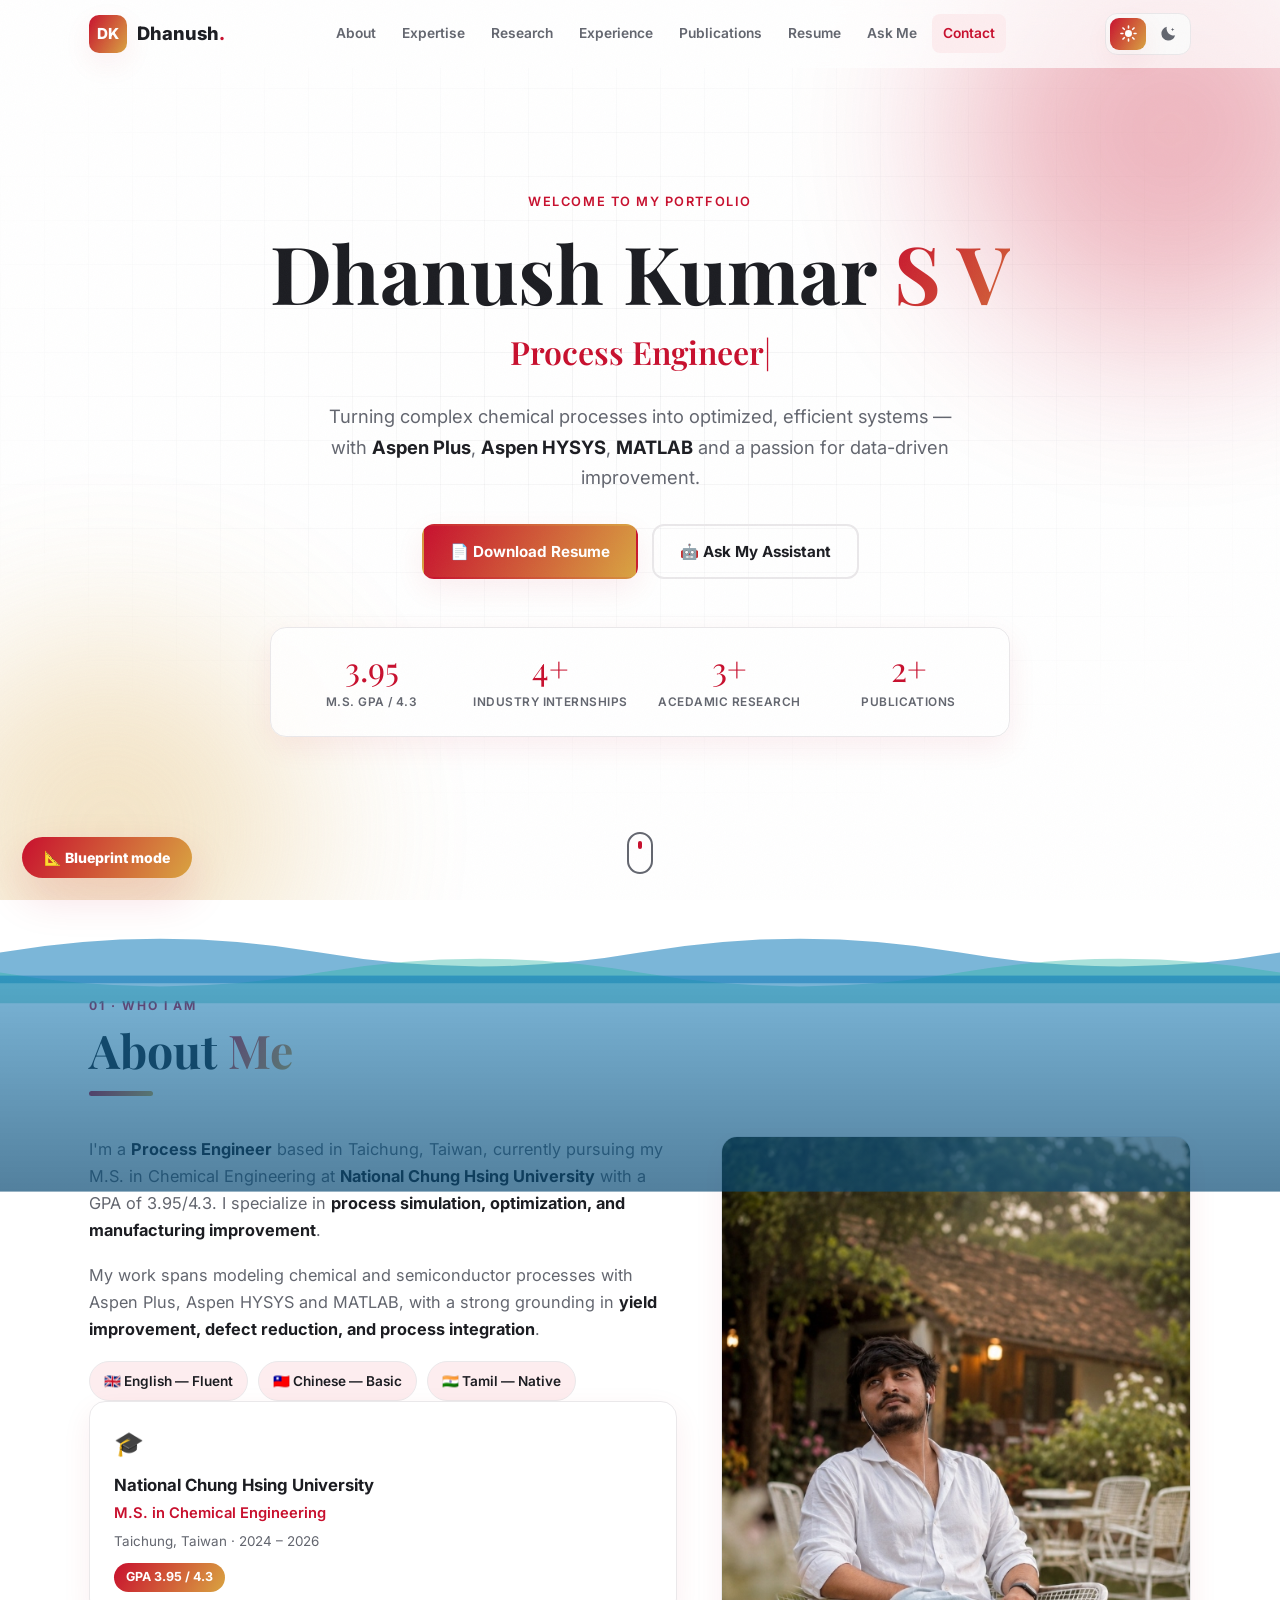
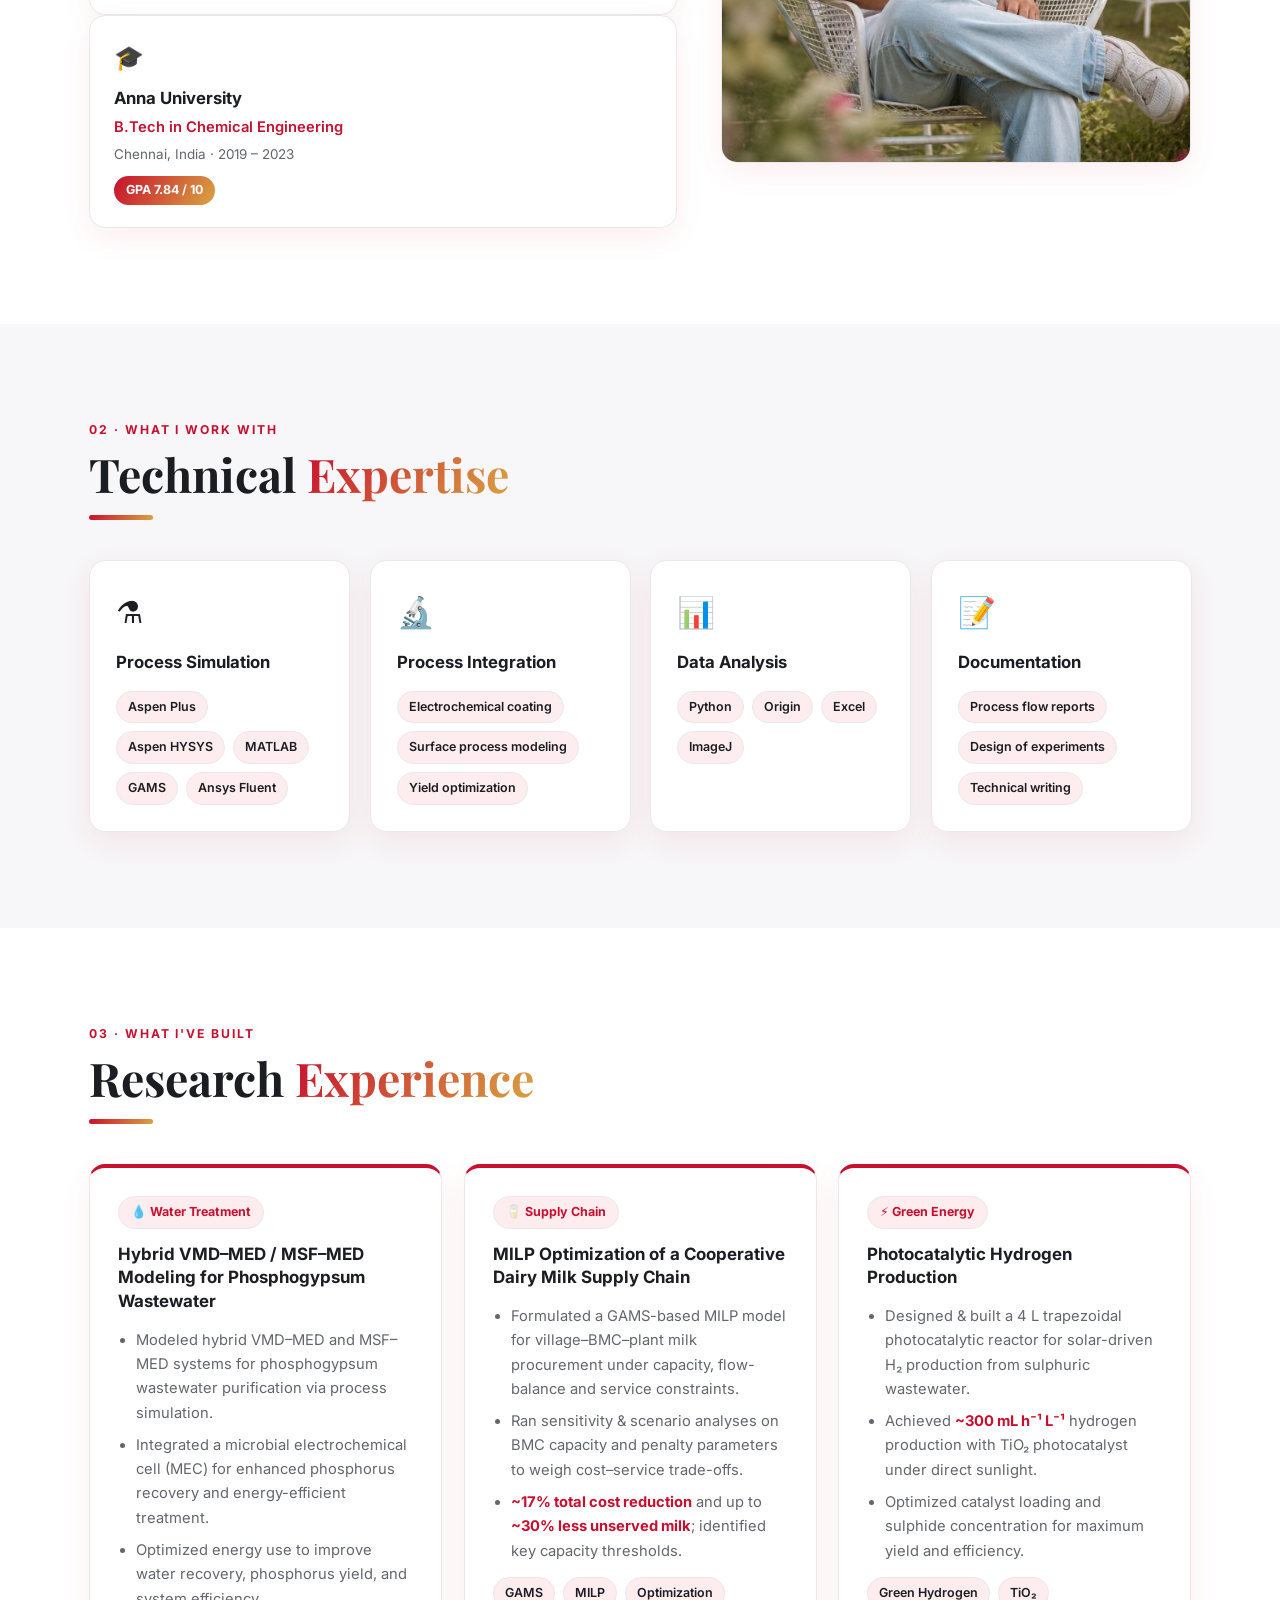
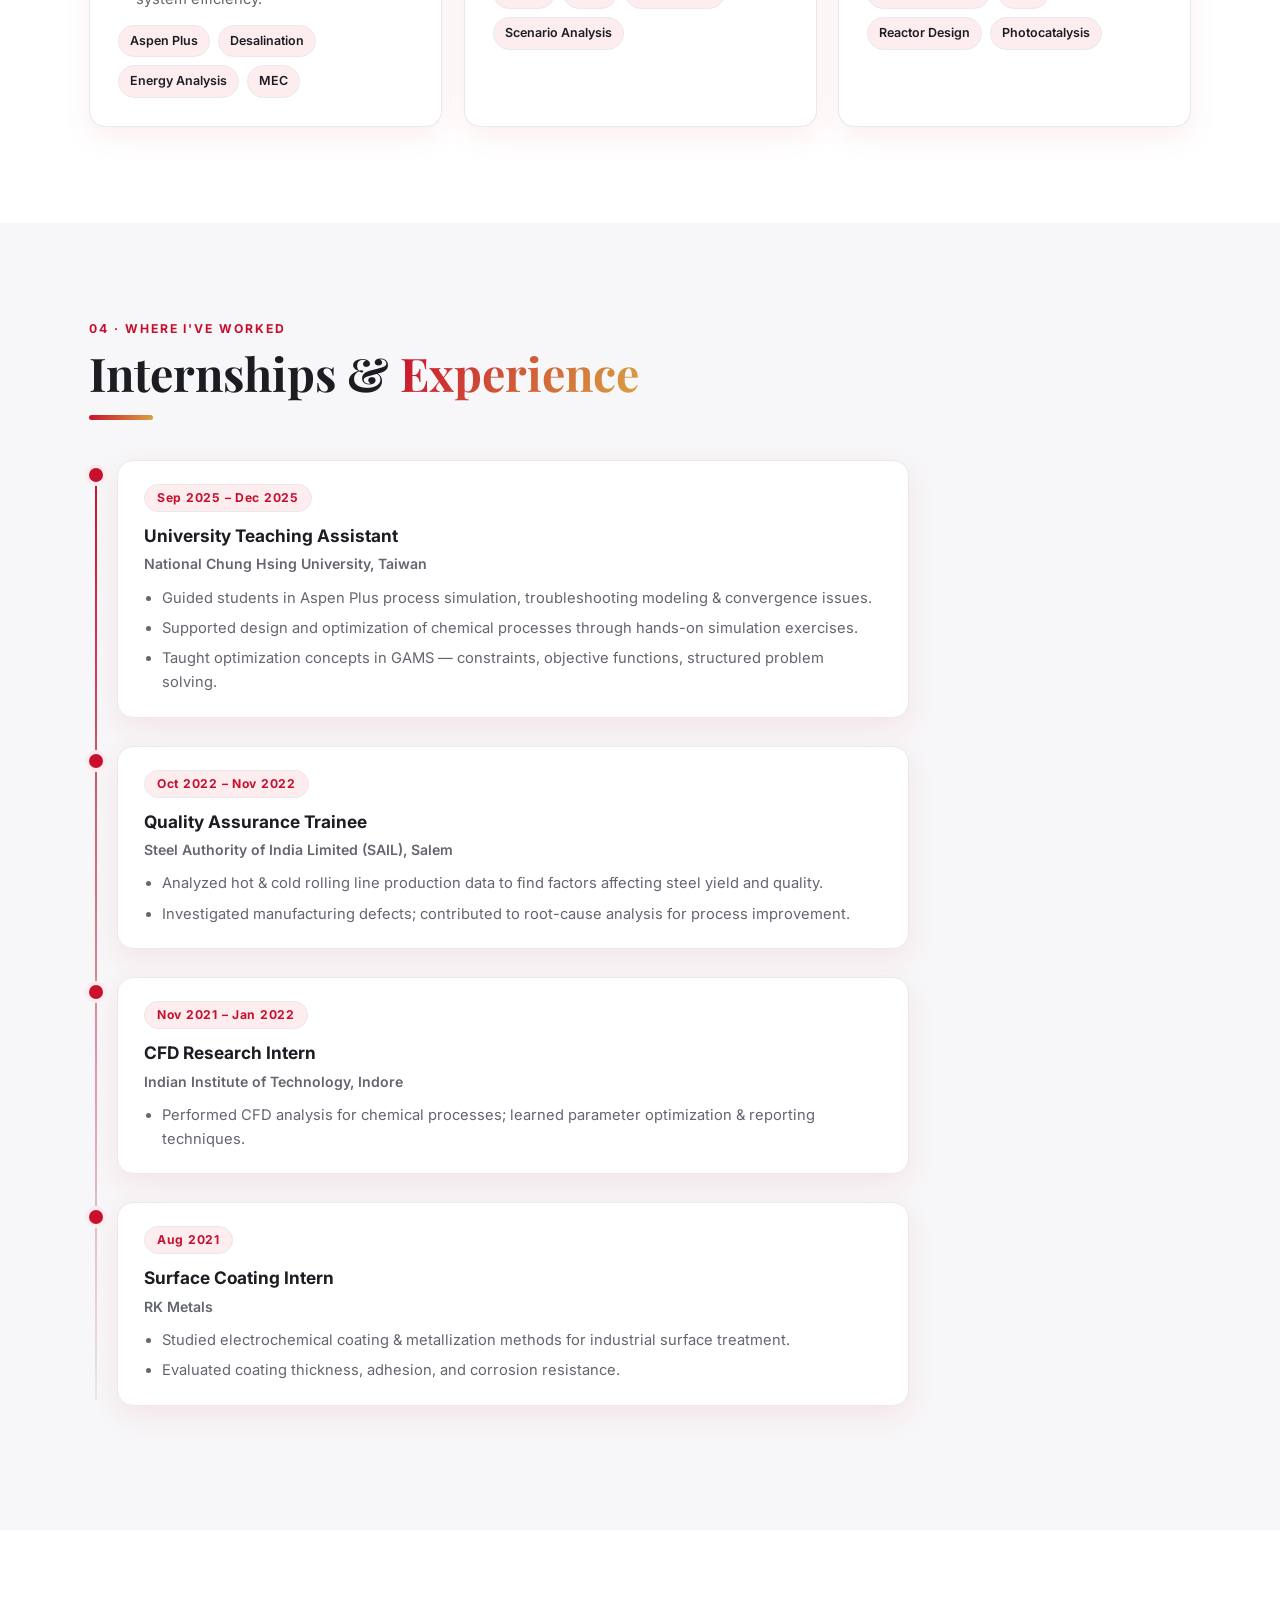
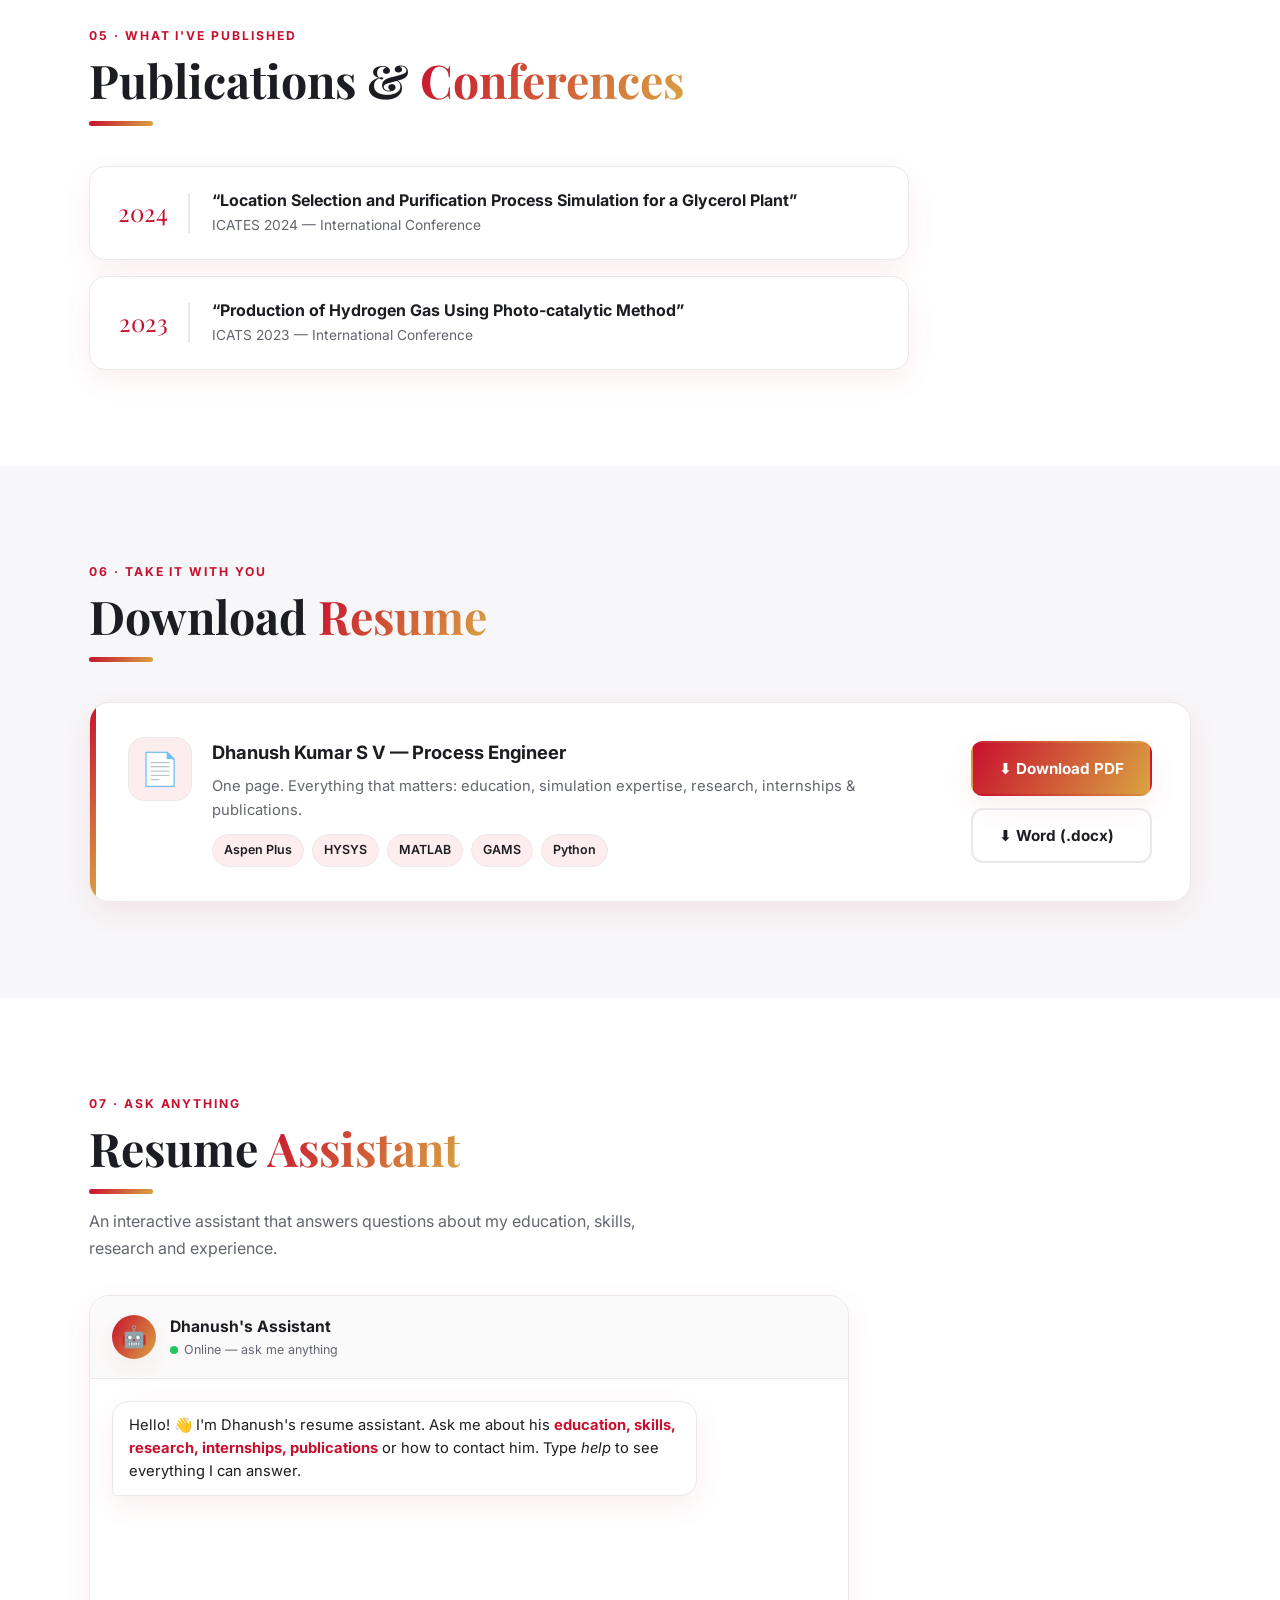
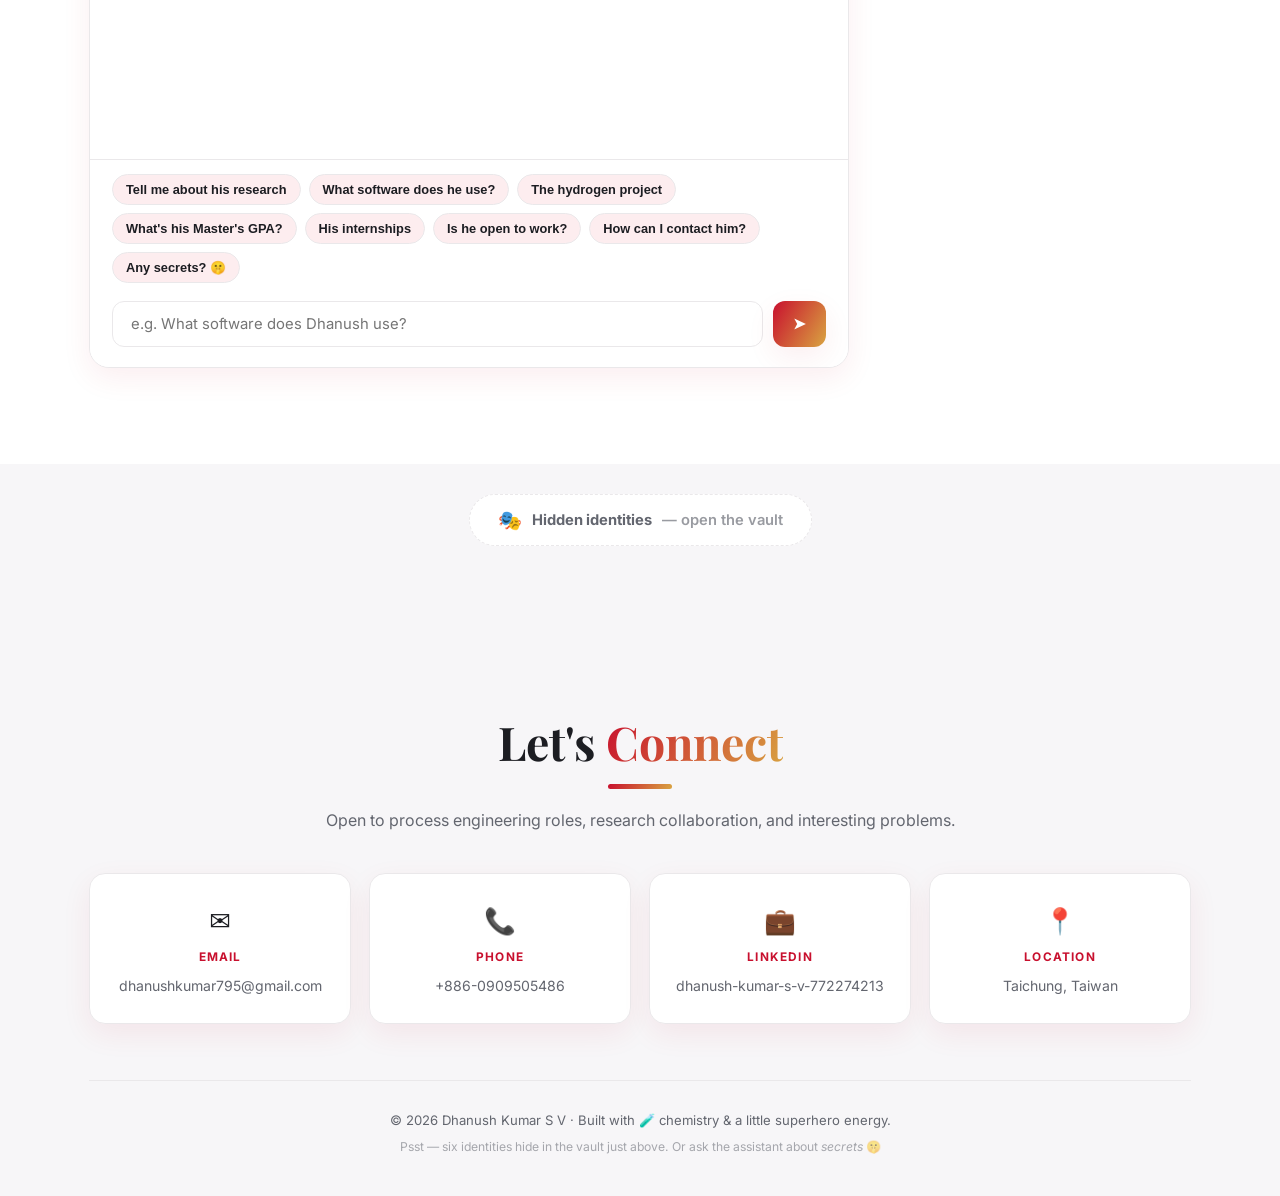
<file: index.html>
<!DOCTYPE html>
<html lang="en" data-theme="pro">
<head>
  <meta charset="UTF-8" />
  <meta name="viewport" content="width=device-width, initial-scale=1.0" />
  <title>Dhanush Kumar S V — Process Engineer</title>
  <meta name="description" content="Portfolio of Dhanush Kumar S V — Process Engineer specializing in process simulation, optimization, and manufacturing improvement." />
  <link rel="preconnect" href="https://fonts.googleapis.com" />
  <link rel="preconnect" href="https://fonts.gstatic.com" crossorigin />
  <link href="https://fonts.googleapis.com/css2?family=Inter:wght@400;500;600;700;800&family=Bebas+Neue&family=Playfair+Display:ital,wght@0,600;0,700;0,800;1,600&family=Space+Grotesk:wght@400;500;600;700&family=Luckiest+Guy&family=Bangers&display=swap" rel="stylesheet" />
  <link rel="stylesheet" href="css/style.css" />
  <link rel="icon" href="data:image/svg+xml,<svg xmlns='http://www.w3.org/2000/svg' viewBox='0 0 100 100'><text y='.9em' font-size='90'>⚗️</text></svg>" />
</head>
<body>
  <div id="preloader" aria-hidden="true">
    <div class="pre-badge">DK</div>
    <div class="pre-bar"><span></span></div>
  </div>
  <div class="cursor-dot" id="cursorDot" aria-hidden="true"></div>
  <div class="cursor-ring" id="cursorRing" aria-hidden="true"></div>
  <div id="scrollProgress" aria-hidden="true"></div>

  <!-- ================= NAVBAR ================= -->
  <header class="navbar" id="navbar">
    <div class="nav-inner">
      <a href="#hero" class="logo">
        <span class="logo-badge">DK</span>
        <span class="logo-text">Dhanush<span class="logo-dot">.</span></span>
      </a>

      <nav class="nav-links" id="navLinks">
        <a href="#about">About</a>
        <a href="#expertise">Expertise</a>
        <a href="#research">Research</a>
        <a href="#experience">Experience</a>
        <a href="#publications">Publications</a>
        <a href="#resume">Resume</a>
        <a href="#chatbot">Ask Me</a>
        <a href="#contact">Contact</a>
      </nav>

      <div class="nav-right">
        <!-- Theme switcher: two professional modes. Character themes live in the vault below. -->
        <div class="theme-switcher" role="group" aria-label="Choose theme">
          <button class="theme-btn" data-set-theme="pro" title="Light — warm professional" aria-label="Light professional theme">
            <svg viewBox="0 0 24 24" fill="none" stroke="currentColor" stroke-width="2" stroke-linecap="round"><circle cx="12" cy="12" r="4.4" fill="currentColor" stroke="none"/><path d="M12 2.5v2.4M12 19.1v2.4M2.5 12h2.4M19.1 12h2.4M5 5l1.7 1.7M17.3 17.3 19 19M19 5l-1.7 1.7M6.7 17.3 5 19"/></svg>
          </button>
          <button class="theme-btn" data-set-theme="noir" title="Dark — midnight professional" aria-label="Dark professional theme">
            <svg viewBox="0 0 24 24" fill="currentColor"><path d="M20.4 14.2A8.8 8.8 0 0 1 9.8 3.6 8.8 8.8 0 1 0 20.4 14.2z"/><path d="M17.2 4.6l.6 1.7 1.7.6-1.7.6-.6 1.7-.6-1.7-1.7-.6 1.7-.6z"/></svg>
          </button>
        </div>

        <button class="hamburger" id="hamburger" aria-label="Toggle menu">
          <span></span><span></span><span></span>
        </button>
      </div>
    </div>
  </header>

  <!-- ================= HERO ================= -->
  <section class="hero" id="hero">
    <!-- Theme decorations: each theme has its own signature backdrop -->
    <div class="hero-decor decor-spidey" aria-hidden="true">
      <div class="spidey-wedge"></div>
      <div class="spidey-stripes"></div>
      <svg class="spidey-emblem" viewBox="0 0 200 200" fill="none" xmlns="http://www.w3.org/2000/svg">
        <g stroke="currentColor" stroke-width="7" stroke-linecap="round">
          <path d="M105 66 C115 57 123 44 126 27 C127 23 128 19 129 14"/>
          <path d="M110 78 C126 71 139 60 148 44 C150 40 152 37 154 33"/>
          <path d="M111 91 C129 93 144 102 155 118 C157 121 159 125 161 129"/>
          <path d="M107 103 C119 117 126 137 128 161 C128 166 129 171 129 176"/>
          <path d="M95 66 C85 57 77 44 74 27 C73 23 72 19 71 14"/>
          <path d="M90 78 C74 71 61 60 52 44 C50 40 48 37 46 33"/>
          <path d="M89 91 C71 93 56 102 45 118 C43 121 41 125 39 129"/>
          <path d="M93 103 C81 117 74 137 72 161 C72 166 71 171 71 176"/>
        </g>
        <ellipse cx="100" cy="74" rx="12" ry="15" fill="currentColor"/>
        <path fill="currentColor" d="M100 88c11 0 16 11 15 26-1 18-7 38-15 58-8-20-14-40-15-58-1-15 4-26 15-26z"/>
      </svg>
    </div>
    <div class="hero-decor decor-batman" aria-hidden="true">
      <div class="bat-signal"></div>
      <div class="beam beam-l"></div>
      <div class="beam beam-r"></div>
      <svg class="skyline" viewBox="0 0 1440 220" preserveAspectRatio="none" fill="currentColor">
        <path d="M0 220 L0 140 L40 140 L40 100 L60 100 L60 60 L75 60 L75 100 L95 100 L95 140 L130 140 L130 90 L180 90 L180 40 L195 40 L195 20 L205 20 L205 40 L220 40 L220 90 L260 90 L260 150 L300 150 L300 110 L340 110 L340 70 L360 70 L360 110 L400 110 L400 150 L460 150 L460 80 L470 80 L470 55 L480 55 L480 80 L530 80 L530 150 L580 150 L580 120 L640 120 L640 50 L655 50 L655 30 L665 30 L665 50 L680 50 L680 120 L740 120 L740 160 L800 160 L800 100 L850 100 L850 60 L870 60 L870 100 L920 100 L920 160 L980 160 L980 110 L1030 110 L1030 70 L1045 70 L1045 45 L1055 45 L1055 70 L1070 70 L1070 110 L1120 110 L1120 160 L1180 160 L1180 90 L1240 90 L1240 130 L1300 130 L1300 80 L1330 80 L1330 40 L1345 40 L1345 80 L1380 80 L1380 130 L1440 130 L1440 220 Z"/>
      </svg>
    </div>
    <div class="hero-decor decor-pro" aria-hidden="true">
      <div class="pro-grid"></div>
      <div class="blob blob-1"></div>
      <div class="blob blob-2"></div>
    </div>
    <div class="hero-decor decor-noir" aria-hidden="true">
      <div class="noir-grid"></div>
      <div class="noir-aurora noir-a1"></div>
      <div class="noir-aurora noir-a2"></div>
    </div>
    <div class="hero-decor decor-luffy" aria-hidden="true">
      <div class="luffy-sun"></div>
      <svg class="luffy-waves" viewBox="0 0 1440 160" preserveAspectRatio="none" xmlns="http://www.w3.org/2000/svg">
        <path fill="#1273b5" opacity=".16" d="M0 80 C120 40 240 120 360 90 C480 60 600 110 720 85 C840 60 960 115 1080 88 C1200 62 1320 105 1440 78 L1440 160 L0 160 Z"/>
        <path fill="#1273b5" opacity=".26" d="M0 115 C150 90 300 135 450 115 C600 95 750 135 900 118 C1050 100 1250 135 1440 112 L1440 160 L0 160 Z"/>
      </svg>
      <svg class="luffy-hat" viewBox="0 0 200 120" xmlns="http://www.w3.org/2000/svg">
        <path d="M40 84 C40 40 72 20 100 20 C128 20 160 40 160 84 Z" fill="#e9c05b"/>
        <rect x="40" y="66" width="120" height="17" rx="8" fill="#c0392b"/>
        <ellipse cx="100" cy="88" rx="94" ry="20" fill="#dfb551"/>
        <ellipse cx="100" cy="85" rx="94" ry="18" fill="#eec764"/>
      </svg>
    </div>
    <div class="hero-decor decor-naruto" aria-hidden="true">
      <div class="naruto-rays"></div>
      <svg class="naruto-swirl" viewBox="0 0 200 200" fill="none" xmlns="http://www.w3.org/2000/svg">
        <path stroke="currentColor" stroke-width="11" stroke-linecap="round" d="M52 100 A48 48 0 1 1 148 100 A38 38 0 1 1 72 100 A28 28 0 1 1 128 100 A18 18 0 1 1 92 100 A8 8 0 1 1 108 100"/>
        <path fill="currentColor" d="M148 100l34-12-10 26z"/>
      </svg>
    </div>
    <div class="hero-decor decor-cap" aria-hidden="true">
      <svg class="cap-shield" viewBox="0 0 200 200" xmlns="http://www.w3.org/2000/svg">
        <circle cx="100" cy="100" r="98" fill="#b31942"/>
        <circle cx="100" cy="100" r="74" fill="#f5f7fa"/>
        <circle cx="100" cy="100" r="50" fill="#b31942"/>
        <circle cx="100" cy="100" r="28" fill="#0a3161"/>
        <path fill="#f5f7fa" d="M100 76l7 14.9 16.4 2-12 11.3 3 16.2-14.4-7.9-14.4 7.9 3-16.2-12-11.3 16.4-2z"/>
      </svg>
      <svg class="cap-stars" viewBox="0 0 220 160" fill="currentColor" xmlns="http://www.w3.org/2000/svg">
        <path d="M40 20l4.4 9.4 10.3 1.2-7.6 7 2 10.2-9.1-5-9.1 5 2-10.2-7.6-7 10.3-1.2z"/>
        <path d="M150 45l3.3 7 7.7.9-5.7 5.3 1.5 7.6-6.8-3.7-6.8 3.7 1.5-7.6-5.7-5.3 7.7-.9z" opacity=".7"/>
        <path d="M85 105l2.6 5.6 6.2.7-4.6 4.2 1.2 6.1-5.4-3-5.4 3 1.2-6.1-4.6-4.2 6.2-.7z" opacity=".5"/>
      </svg>
      <div class="cap-stripes"></div>
    </div>
    <div class="hero-decor decor-vinland" aria-hidden="true">
      <div class="vin-sun"></div>
      <svg class="vin-hills" viewBox="0 0 1440 200" preserveAspectRatio="none" xmlns="http://www.w3.org/2000/svg">
        <path fill="#7a9e6e" opacity=".45" d="M0 120 C240 60 480 140 720 110 C960 80 1200 150 1440 100 L1440 200 L0 200 Z"/>
        <path fill="#8a5a2b" opacity=".38" d="M0 160 C300 120 600 180 900 150 C1100 132 1300 170 1440 150 L1440 200 L0 200 Z"/>
      </svg>
      <svg class="vin-wheat vin-wheat-l" viewBox="0 0 120 170" fill="currentColor" xmlns="http://www.w3.org/2000/svg">
        <path d="M60 170 C60 120 58 80 62 30" stroke="currentColor" stroke-width="4" fill="none" stroke-linecap="round"/>
        <path d="M62 30q-16-4-20-24 18 2 20 24z"/><path d="M62 30q16-4 20-24-18 2-20 24z"/>
        <path d="M61 52q-16-4-20-24 18 2 20 24z"/><path d="M61 52q16-4 20-24-18 2-20 24z"/>
        <path d="M60 74q-16-4-20-24 18 2 20 24z"/><path d="M60 74q16-4 20-24-18 2-20 24z"/>
        <path d="M30 170 C32 140 30 120 34 92" stroke="currentColor" stroke-width="3.4" fill="none" stroke-linecap="round"/>
        <path d="M34 92q-12-3-15-18 14 1 15 18z"/><path d="M34 92q12-3 15-18-14 1-15 18z"/>
        <path d="M92 170 C90 145 92 128 88 104" stroke="currentColor" stroke-width="3.4" fill="none" stroke-linecap="round"/>
        <path d="M88 104q-12-3-15-18 14 1 15 18z"/><path d="M88 104q12-3 15-18-14 1-15 18z"/>
      </svg>
      <svg class="vin-wheat vin-wheat-r" viewBox="0 0 120 170" fill="currentColor" xmlns="http://www.w3.org/2000/svg">
        <path d="M60 170 C60 120 58 80 62 30" stroke="currentColor" stroke-width="4" fill="none" stroke-linecap="round"/>
        <path d="M62 30q-16-4-20-24 18 2 20 24z"/><path d="M62 30q16-4 20-24-18 2-20 24z"/>
        <path d="M61 52q-16-4-20-24 18 2 20 24z"/><path d="M61 52q16-4 20-24-18 2-20 24z"/>
        <path d="M60 74q-16-4-20-24 18 2 20 24z"/><path d="M60 74q16-4 20-24-18 2-20 24z"/>
      </svg>
    </div>

    <div class="hero-content">
      <p class="hero-kicker reveal">
        <span class="kicker-spidey">🕷️ Your friendly neighborhood engineer</span>
        <span class="kicker-batman">🦇 The engineer Gotham deserves</span>
        <span class="kicker-pro">Welcome to my portfolio</span>
        <span class="kicker-noir">✦ Midnight professional</span>
        <span class="kicker-cap">🛡️ I can do this all day</span>
        <span class="kicker-vinland">🌾 I have no enemies — only solutions</span>
        <span class="kicker-luffy">🏴‍☠️ Future king of the engineers</span>
        <span class="kicker-naruto">🍥 Never gives up — believe it!</span>
      </p>
      <h1 class="hero-name reveal">Dhanush Kumar <span class="accent">S V</span></h1>
      <h2 class="hero-role reveal"><span id="typewriter"></span><span class="caret">|</span></h2>
      <p class="hero-summary reveal">
        Turning complex chemical processes into optimized, efficient systems —
        with <strong>Aspen Plus</strong>, <strong>Aspen HYSYS</strong>, <strong>MATLAB</strong> and
        a passion for data-driven improvement.
      </p>
      <div class="hero-cta reveal">
        <a href="#resume" class="btn btn-primary">📄 Download Resume</a>
        <a href="#chatbot" class="btn btn-ghost">🤖 Ask My Assistant</a>
      </div>

      <div class="hero-stats reveal">
        <div class="stat">
          <span class="stat-num" data-count="3.95" data-decimals="2">0</span>
          <span class="stat-label">M.S. GPA / 4.3</span>
        </div>
        <div class="stat">
          <span class="stat-num"><span data-count="4">0</span>+</span>
          <span class="stat-label">Industry internships</span>
        </div>
        <div class="stat">
          <span class="stat-num"><span data-count="3">0</span>+</span>
          <span class="stat-label">Acedamic Research</span>
        </div>
        <div class="stat">
          <span class="stat-num"><span data-count="2">0</span>+</span>
          <span class="stat-label">Publications </span>
        </div>
      </div>
    </div>

    <a href="#about" class="scroll-hint" aria-label="Scroll down"><span></span></a>
  </section>

  <!-- ================= ABOUT ================= -->
  <section class="section" id="about">
    <div class="container">
      <p class="section-kicker reveal">01 · Who I am</p>
      <h2 class="section-title reveal">About <span class="accent">Me</span></h2>
      <div class="about-grid">

  <!-- LEFT COLUMN -->
  <div class="about-content reveal">

    <div class="about-text">
      <p>
        I'm a <strong>Process Engineer</strong> based in Taichung, Taiwan, currently pursuing my
        M.S. in Chemical Engineering at <strong>National Chung Hsing University</strong> with a
        GPA of 3.95/4.3. I specialize in <strong>process simulation, optimization, and
        manufacturing improvement</strong>.
      </p>

      <p>
        My work spans modeling chemical and semiconductor processes with Aspen Plus, Aspen HYSYS
        and MATLAB, with a strong grounding in <strong>yield improvement, defect reduction,
        and process integration</strong>.
      </p>

      <div class="lang-chips">
        <span class="chip">🇬🇧 English — Fluent</span>
        <span class="chip">🇹🇼 Chinese — Basic</span>
        <span class="chip">🇮🇳 Tamil — Native</span>
      </div>
    </div>

    <div class="education-list">

      <div class="edu-card">
        <div class="edu-icon">🎓</div>
        <h3>National Chung Hsing University</h3>
        <p class="edu-degree">M.S. in Chemical Engineering</p>
        <p class="edu-meta">Taichung, Taiwan · 2024 – 2026</p>
        <span class="edu-gpa">GPA 3.95 / 4.3</span>
      </div>

      <div class="edu-card">
        <div class="edu-icon">🎓</div>
        <h3>Anna University</h3>
        <p class="edu-degree">B.Tech in Chemical Engineering</p>
        <p class="edu-meta">Chennai, India · 2019 – 2023</p>
        <span class="edu-gpa">GPA 7.84 / 10</span>
      </div>

    </div>

  </div>

        
        <div class="about-side reveal">
          <div class="profile-pic-container">
            <!-- Theme profile pictures -->
            <img src="assets/images/pro.jpg.jpg" alt="Dhanush - Light Theme" class="profile-pic pic-pro" onerror="this.src='data:image/svg+xml,%3Csvg xmlns=\'http://www.w3.org/2000/svg\' viewBox=\'0 0 100 100\'%3E%3Crect width=\'100\' height=\'100\' fill=\'%23eee\'/%3E%3Ctext x=\'50\' y=\'50\' font-family=\'sans-serif\' font-size=\'14\' text-anchor=\'middle\' dominant-baseline=\'middle\' fill=\'%23999\'%3Epro.jpg%3C/text%3E%3C/svg%3E'">
            <img src="assets/images/noir.jpg.jpg" alt="Dhanush - Dark Theme" class="profile-pic pic-noir" onerror="this.src='data:image/svg+xml,%3Csvg xmlns=\'http://www.w3.org/2000/svg\' viewBox=\'0 0 100 100\'%3E%3Crect width=\'100\' height=\'100\' fill=\'%23333\'/%3E%3Ctext x=\'50\' y=\'50\' font-family=\'sans-serif\' font-size=\'14\' text-anchor=\'middle\' dominant-baseline=\'middle\' fill=\'%23777\'%3Enoir.jpg%3C/text%3E%3C/svg%3E'">
            <img src="assets/images/spiderman.jpg.png" alt="Dhanush - Spider-Man" class="profile-pic pic-spidey" onerror="this.src='data:image/svg+xml,%3Csvg xmlns=\'http://www.w3.org/2000/svg\' viewBox=\'0 0 100 100\'%3E%3Crect width=\'100\' height=\'100\' fill=\'%23fbb\'/%3E%3Ctext x=\'50\' y=\'50\' font-family=\'sans-serif\' font-size=\'14\' text-anchor=\'middle\' dominant-baseline=\'middle\' fill=\'%23a33\'%3Espidey.jpg%3C/text%3E%3C/svg%3E'">
            <img src="assets/images/batman.jpg.png" alt="Dhanush - Batman" class="profile-pic pic-batman" onerror="this.src='data:image/svg+xml,%3Csvg xmlns=\'http://www.w3.org/2000/svg\' viewBox=\'0 0 100 100\'%3E%3Crect width=\'100\' height=\'100\' fill=\'%23444\'/%3E%3Ctext x=\'50\' y=\'50\' font-family=\'sans-serif\' font-size=\'14\' text-anchor=\'middle\' dominant-baseline=\'middle\' fill=\'%23ea0\'%3Ebatman.jpg%3C/text%3E%3C/svg%3E'">
            <img src="assets/images/cap.jpg.png" alt="Dhanush - Captain America" class="profile-pic pic-cap" onerror="this.src='data:image/svg+xml,%3Csvg xmlns=\'http://www.w3.org/2000/svg\' viewBox=\'0 0 100 100\'%3E%3Crect width=\'100\' height=\'100\' fill=\'%23bbf\'/%3E%3Ctext x=\'50\' y=\'50\' font-family=\'sans-serif\' font-size=\'14\' text-anchor=\'middle\' dominant-baseline=\'middle\' fill=\'%2333a\'%3Ecap.jpg%3C/text%3E%3C/svg%3E'">
            <img src="assets/images/vinland.jpg.png" alt="Dhanush - Vinland Saga" class="profile-pic pic-vinland" onerror="this.src='data:image/svg+xml,%3Csvg xmlns=\'http://www.w3.org/2000/svg\' viewBox=\'0 0 100 100\'%3E%3Crect width=\'100\' height=\'100\' fill=\'%23dfd\'/%3E%3Ctext x=\'50\' y=\'50\' font-family=\'sans-serif\' font-size=\'14\' text-anchor=\'middle\' dominant-baseline=\'middle\' fill=\'%23474\'%3Evinland.jpg%3C/text%3E%3C/svg%3E'">
            <img src="assets/images/luffy.jpg.jpg" alt="Dhanush - Luffy" class="profile-pic pic-luffy" onerror="this.src='data:image/svg+xml,%3Csvg xmlns=\'http://www.w3.org/2000/svg\' viewBox=\'0 0 100 100\'%3E%3Crect width=\'100\' height=\'100\' fill=\'%23bdf\'/%3E%3Ctext x=\'50\' y=\'50\' font-family=\'sans-serif\' font-size=\'14\' text-anchor=\'middle\' dominant-baseline=\'middle\' fill=\'%2325a\'%3Eluffy.jpg%3C/text%3E%3C/svg%3E'">
            <img src="assets/images/naruto.jpg.png" alt="Dhanush - Naruto" class="profile-pic pic-naruto" onerror="this.src='data:image/svg+xml,%3Csvg xmlns=\'http://www.w3.org/2000/svg\' viewBox=\'0 0 100 100\'%3E%3Crect width=\'100\' height=\'100\' fill=\'%23fdb\'/%3E%3Ctext x=\'50\' y=\'50\' font-family=\'sans-serif\' font-size=\'14\' text-anchor=\'middle\' dominant-baseline=\'middle\' fill=\'%23a52\'%3Enaruto.jpg%3C/text%3E%3C/svg%3E'">
          </div>
         
        </div>
      </div>
    </div>
  </section>

  <!-- ================= EXPERTISE ================= -->
  <section class="section section-alt" id="expertise">
    <div class="container">
      <p class="section-kicker reveal">02 · What I work with</p>
      <h2 class="section-title reveal">Technical <span class="accent">Expertise</span></h2>
      <div class="skills-grid">
        <div class="skill-card reveal">
          <div class="skill-icon">⚗️</div>
          <h3>Process Simulation</h3>
          <div class="tags">
            <span>Aspen Plus</span><span>Aspen HYSYS</span><span>MATLAB</span><span>GAMS</span><span>Ansys Fluent</span>
          </div>
        </div>
        <div class="skill-card reveal">
          <div class="skill-icon">🔬</div>
          <h3>Process Integration</h3>
          <div class="tags">
            <span>Electrochemical coating</span><span>Surface process modeling</span><span>Yield optimization</span>
          </div>
        </div>
        <div class="skill-card reveal">
          <div class="skill-icon">📊</div>
          <h3>Data Analysis</h3>
          <div class="tags">
            <span>Python</span><span>Origin</span><span>Excel</span><span>ImageJ</span>
          </div>
        </div>
        <div class="skill-card reveal">
          <div class="skill-icon">📝</div>
          <h3>Documentation</h3>
          <div class="tags">
            <span>Process flow reports</span><span>Design of experiments</span><span>Technical writing</span>
          </div>
        </div>
      </div>
    </div>
  </section>

  <!-- ================= RESEARCH ================= -->
  <section class="section" id="research">
    <div class="container">
      <p class="section-kicker reveal">03 · What I've built</p>
      <h2 class="section-title reveal">Research <span class="accent">Experience</span></h2>
      <div class="research-grid">
        <article class="research-card reveal">
          <div class="research-badge">💧 Water Treatment</div>
          <h3>Hybrid VMD–MED / MSF–MED Modeling for Phosphogypsum Wastewater</h3>
          <ul>
            <li>Modeled hybrid VMD–MED and MSF–MED systems for phosphogypsum wastewater purification via process simulation.</li>
            <li>Integrated a microbial electrochemical cell (MEC) for enhanced phosphorus recovery and energy-efficient treatment.</li>
            <li>Optimized energy use to improve water recovery, phosphorus yield, and system efficiency.</li>
          </ul>
          <div class="tags"><span>Aspen Plus</span><span>Desalination</span><span>Energy Analysis</span><span>MEC</span></div>
        </article>
        <article class="research-card reveal">
          <div class="research-badge">🥛 Supply Chain</div>
          <h3>MILP Optimization of a Cooperative Dairy Milk Supply Chain</h3>
          <ul>
            <li>Formulated a GAMS-based MILP model for village–BMC–plant milk procurement under capacity, flow-balance and service constraints.</li>
            <li>Ran sensitivity &amp; scenario analyses on BMC capacity and penalty parameters to weigh cost–service trade-offs.</li>
            <li><strong>~17% total cost reduction</strong> and up to <strong>~30% less unserved milk</strong>; identified key capacity thresholds.</li>
          </ul>
          <div class="tags"><span>GAMS</span><span>MILP</span><span>Optimization</span><span>Scenario Analysis</span></div>
        </article>
        <article class="research-card reveal">
          <div class="research-badge">⚡ Green Energy</div>
          <h3>Photocatalytic Hydrogen Production</h3>
          <ul>
            <li>Designed &amp; built a 4 L trapezoidal photocatalytic reactor for solar-driven H₂ production from sulphuric wastewater.</li>
            <li>Achieved <strong>~300 mL h⁻¹ L⁻¹</strong> hydrogen production with TiO₂ photocatalyst under direct sunlight.</li>
            <li>Optimized catalyst loading and sulphide concentration for maximum yield and efficiency.</li>
          </ul>
          <div class="tags"><span>Green Hydrogen</span><span>TiO₂</span><span>Reactor Design</span><span>Photocatalysis</span></div>
        </article>
      </div>
    </div>
  </section>

  <!-- ================= EXPERIENCE ================= -->
  <section class="section section-alt" id="experience">
    <div class="container">
      <p class="section-kicker reveal">04 · Where I've worked</p>
      <h2 class="section-title reveal">Internships &amp; <span class="accent">Experience</span></h2>
      <div class="timeline">
        <div class="tl-item reveal">
          <div class="tl-dot"></div>
          <div class="tl-card">
            <span class="tl-period">Sep 2025 – Dec 2025</span>
            <h3>University Teaching Assistant</h3>
            <p class="tl-org">National Chung Hsing University, Taiwan</p>
            <ul>
              <li>Guided students in Aspen Plus process simulation, troubleshooting modeling &amp; convergence issues.</li>
              <li>Supported design and optimization of chemical processes through hands-on simulation exercises.</li>
              <li>Taught optimization concepts in GAMS — constraints, objective functions, structured problem solving.</li>
            </ul>
          </div>
        </div>
        <div class="tl-item reveal">
          <div class="tl-dot"></div>
          <div class="tl-card">
            <span class="tl-period">Oct 2022 – Nov 2022</span>
            <h3>Quality Assurance Trainee</h3>
            <p class="tl-org">Steel Authority of India Limited (SAIL), Salem</p>
            <ul>
              <li>Analyzed hot &amp; cold rolling line production data to find factors affecting steel yield and quality.</li>
              <li>Investigated manufacturing defects; contributed to root-cause analysis for process improvement.</li>
            </ul>
          </div>
        </div>
        <div class="tl-item reveal">
          <div class="tl-dot"></div>
          <div class="tl-card">
            <span class="tl-period">Nov 2021 – Jan 2022</span>
            <h3>CFD Research Intern</h3>
            <p class="tl-org">Indian Institute of Technology, Indore</p>
            <ul>
              <li>Performed CFD analysis for chemical processes; learned parameter optimization &amp; reporting techniques.</li>
            </ul>
          </div>
        </div>
        <div class="tl-item reveal">
          <div class="tl-dot"></div>
          <div class="tl-card">
            <span class="tl-period">Aug 2021</span>
            <h3>Surface Coating Intern</h3>
            <p class="tl-org">RK Metals</p>
            <ul>
              <li>Studied electrochemical coating &amp; metallization methods for industrial surface treatment.</li>
              <li>Evaluated coating thickness, adhesion, and corrosion resistance.</li>
            </ul>
          </div>
        </div>
      </div>
    </div>
  </section>

  <!-- ================= PUBLICATIONS ================= -->
  <section class="section" id="publications">
    <div class="container">
      <p class="section-kicker reveal">05 · What I've published</p>
      <h2 class="section-title reveal">Publications &amp; <span class="accent">Conferences</span></h2>
      <div class="pub-list">
        <div class="pub-card reveal">
          <div class="pub-year">2024</div>
          <div>
            <h3>“Location Selection and Purification Process Simulation for a Glycerol Plant”</h3>
            <p>ICATES 2024 — International Conference</p>
          </div>
        </div>
        <div class="pub-card reveal">
          <div class="pub-year">2023</div>
          <div>
            <h3>“Production of Hydrogen Gas Using Photo-catalytic Method”</h3>
            <p>ICATS 2023 — International Conference</p>
          </div>
        </div>
      </div>
    </div>
  </section>

  <!-- ================= RESUME ================= -->
  <section class="section section-alt" id="resume">
    <div class="container">
      <p class="section-kicker reveal">06 · Take it with you</p>
      <h2 class="section-title reveal">Download <span class="accent">Resume</span></h2>
      <div class="resume-card reveal">
        <div class="resume-info">
          <div class="resume-icon">📄</div>
          <div>
            <h3>Dhanush Kumar S V — Process Engineer</h3>
            <p>One page. Everything that matters: education, simulation expertise, research, internships &amp; publications.</p>
            <div class="tags">
              <span>Aspen Plus</span><span>HYSYS</span><span>MATLAB</span><span>GAMS</span><span>Python</span>
            </div>
          </div>
        </div>
        <div class="resume-actions">
          <a class="btn btn-primary" href="assets/Dhanush_Kumar_Resume.pdf" download>⬇ Download PDF</a>
          <a class="btn btn-ghost" href="assets/Dhanush_Kumar_Resume.docx" download>⬇ Word (.docx)</a>
        </div>
      </div>
    </div>
  </section>

  <!-- ================= CHATBOT ================= -->
  <section class="section" id="chatbot">
    <div class="container">
      <p class="section-kicker reveal">07 · Ask anything</p>
      <h2 class="section-title reveal">Resume <span class="accent">Assistant</span></h2>
      <p class="section-sub reveal">An interactive assistant that answers questions about my education, skills, research and experience.</p>

      <div class="chat-shell reveal">
        <div class="chat-header">
          <div class="chat-avatar" id="chatAvatar">🤖</div>
          <div>
            <p class="chat-title" id="chatTitle">Dhanush's Assistant</p>
            <p class="chat-status"><span class="status-dot"></span> Online — ask me anything</p>
          </div>
        </div>
        <div class="chat-window" id="chatWindow" aria-live="polite"></div>
        <div class="chat-suggestions" id="chatSuggestions"></div>
        <form class="chat-input-row" id="chatForm">
          <input type="text" id="chatInput" placeholder="e.g. What software does Dhanush use?" autocomplete="off" />
          <button type="submit" class="btn btn-primary chat-send" aria-label="Send">➤</button>
        </form>
      </div>
    </div>
  </section>

  <!-- ================= IDENTITY VAULT (hidden themes) ================= -->
  <section class="vault-section" id="identities">
    <div class="container">
      <button class="vault-toggle" id="vaultToggle" aria-expanded="false" aria-controls="vault">
        <span class="vault-mask">🎭</span> Hidden identities <span class="vault-hint">— open the vault</span>
      </button>
      <div class="vault" id="vault">
        <div class="vault-grid">
          <button class="vault-card vc-spidey" data-set-theme="spidey">
            <span class="vc-emoji">🕷️</span><span class="vc-name">Spider-Man</span><span class="vc-desc">Red &amp; white hero energy</span>
          </button>
          <button class="vault-card vc-batman" data-set-theme="batman">
            <span class="vc-emoji">🦇</span><span class="vc-name">Batman</span><span class="vc-desc">Gotham after dark</span>
          </button>
          <button class="vault-card vc-cap" data-set-theme="cap">
            <span class="vc-emoji">🛡️</span><span class="vc-name">Captain America</span><span class="vc-desc">Stars &amp; stripes</span>
          </button>
          <button class="vault-card vc-vinland" data-set-theme="vinland">
            <span class="vc-emoji">🌾</span><span class="vc-name">Vinland Saga</span><span class="vc-desc">Peaceful warm fields</span>
          </button>
          <button class="vault-card vc-luffy" data-set-theme="luffy">
            <span class="vc-emoji">🏴‍☠️</span><span class="vc-name">Luffy</span><span class="vc-desc">Sunny seas &amp; straw hats</span>
          </button>
          <button class="vault-card vc-naruto" data-set-theme="naruto">
            <span class="vc-emoji">🍥</span><span class="vc-name">Naruto</span><span class="vc-desc">Orange ninja spirit</span>
          </button>
        </div>
      </div>
    </div>
  </section>

  <!-- ================= CONTACT / FOOTER ================= -->
  <footer class="footer" id="contact">
    <div class="container">
      <h2 class="section-title reveal">Let's <span class="accent">Connect</span></h2>
      <p class="footer-sub reveal">Open to process engineering roles, research collaboration, and interesting problems.</p>
      <div class="contact-grid reveal">
        <a class="contact-card" href="mailto:dhanushkumar795@gmail.com">
          <span class="contact-icon">✉️</span>
          <span class="contact-label">Email</span>
          <span class="contact-value">dhanushkumar795@gmail.com</span>
        </a>
        <a class="contact-card" href="tel:+8860909505486">
          <span class="contact-icon">📞</span>
          <span class="contact-label">Phone</span>
          <span class="contact-value">+886-0909505486</span>
        </a>
        <a class="contact-card"
   href="https://www.linkedin.com/in/dhanush-kumar-s-v-772274213/"
   target="_blank"
   rel="noopener noreferrer">
    <span class="contact-icon">💼</span>
    <span class="contact-label">LinkedIn</span>
    <span class="contact-value">dhanush-kumar-s-v-772274213</span>
</a>
        <div class="contact-card">
          <span class="contact-icon">📍</span>
          <span class="contact-label">Location</span>
          <span class="contact-value">Taichung, Taiwan</span>
        </div>
      </div>
      <p class="footer-note">© 2026 Dhanush Kumar S V · Built with 🧪 chemistry &amp; a little superhero energy.<br>
      <span class="footer-secret">Psst — six identities hide in the vault just above. Or ask the assistant about <em>secrets</em> 🤫</span></p>
    </div>
  </footer>

  <button class="to-top" id="toTop" aria-label="Back to top">↑</button>
  <div class="toast" id="toast" role="status" aria-live="polite"></div>

  <!-- Theme special skills -->
  <div id="lightsOut" aria-hidden="true"></div>
  <div id="windWash" aria-hidden="true"></div>
  <div id="spiderverseDots" aria-hidden="true"></div>
  <div id="genjutsu" aria-hidden="true">
    <svg class="sharingan" viewBox="-100 -100 200 200" xmlns="http://www.w3.org/2000/svg">
      <circle r="96" fill="#b81424"/>
      <circle r="96" fill="none" stroke="#20070a" stroke-width="6"/>
      <circle r="54" fill="none" stroke="#20070a" stroke-width="4"/>
      <circle r="24" fill="#16060a"/>
      <g fill="#16060a">
        <g><circle cy="-54" r="11"/><path d="M-2 -66q16 4 12 24-6-9-12-12z"/></g>
        <g transform="rotate(120)"><circle cy="-54" r="11"/><path d="M-2 -66q16 4 12 24-6-9-12-12z"/></g>
        <g transform="rotate(240)"><circle cy="-54" r="11"/><path d="M-2 -66q16 4 12 24-6-9-12-12z"/></g>
      </g>
    </svg>
  </div>
  <div id="kaiFlash" aria-hidden="true"></div>
  <div id="shieldFly" aria-hidden="true">
    <svg viewBox="0 0 200 200" xmlns="http://www.w3.org/2000/svg">
      <circle cx="100" cy="100" r="98" fill="#b31942"/>
      <circle cx="100" cy="100" r="74" fill="#f5f7fa"/>
      <circle cx="100" cy="100" r="50" fill="#b31942"/>
      <circle cx="100" cy="100" r="28" fill="#0a3161"/>
      <path fill="#f5f7fa" d="M100 76l7 14.9 16.4 2-12 11.3 3 16.2-14.4-7.9-14.4 7.9 3-16.2-12-11.3 16.4-2z"/>
    </svg>
  </div>
  <div id="hudFrame" aria-hidden="true">
    <span class="hud-tag">● BLUEPRINT MODE</span>
    <div class="hud-scanline"></div>
  </div>
  <div id="starfield" aria-hidden="true"></div>
  <div id="ocean" aria-hidden="true">
    <svg class="ocean-wave ocean-w1" viewBox="0 0 2880 90" preserveAspectRatio="none" xmlns="http://www.w3.org/2000/svg">
      <path fill="rgba(15,122,184,.55)" d="M0 45 Q180 5 360 45 T720 45 T1080 45 T1440 45 T1800 45 T2160 45 T2520 45 T2880 45 V90 H0 Z"/>
    </svg>
    <svg class="ocean-wave ocean-w2" viewBox="0 0 2880 90" preserveAspectRatio="none" xmlns="http://www.w3.org/2000/svg">
      <path fill="rgba(40,181,164,.4)" d="M0 45 Q180 85 360 45 T720 45 T1080 45 T1440 45 T1800 45 T2160 45 T2520 45 T2880 45 V90 H0 Z"/>
    </svg>
    <div class="ocean-body"></div>
  </div>
  <button class="skill-btn" id="skillBtn" hidden></button>

  <script src="js/resume-data.js"></script>
  <script src="js/main.js"></script>
  <script src="js/chatbot.js"></script>
</body>
</html>
</file>
<file: css/style.css>
/* ==========================================================================
   Dhanush Kumar S V — Portfolio
   Three themes: [data-theme="spidey"] | [data-theme="batman"] | [data-theme="pro"]
   ========================================================================== */

* { margin: 0; padding: 0; box-sizing: border-box; }

html { scroll-behavior: smooth; }

/* --------------------------------------------------------------------------
   THEME TOKENS
   -------------------------------------------------------------------------- */
:root {
  --font-body: "Inter", system-ui, -apple-system, sans-serif;
  --radius: 16px;
  --nav-h: 68px;
  --max-w: 1150px;
  --ease: cubic-bezier(.22, .9, .35, 1);
}

/* ---- Professional Light: crisp white + hot-rod red & gold (default) ---- */
[data-theme="pro"] {
  --font-display: "Playfair Display", Georgia, serif;
  --display-tracking: 0;
  --display-transform: none;
  --bar-skew: 0deg;
  --bg: #ffffff;
  --bg-alt: #f7f6f8;
  --surface: #ffffff;
  --surface-2: #fbfafa;
  --text: #1c1d22;
  --text-muted: #63666f;
  --accent: #c8102e;
  --accent-2: #d9a441;
  --accent-contrast: #ffffff;
  --border: #eae8ea;
  --shadow: 0 10px 30px rgba(200, 16, 46, .07);
  --shadow-hover: 0 18px 44px rgba(200, 16, 46, .15);
  --chip-bg: #fdedef;
  --hero-grad: linear-gradient(120deg, #c8102e, #d9a441);
}

/* ---- Professional Dark: midnight noir ---- */
[data-theme="noir"] {
  --font-display: "Space Grotesk", "Inter", sans-serif;
  --display-tracking: -.01em;
  --display-transform: none;
  --bar-skew: 0deg;
  --bg: #0a0a0f;
  --bg-alt: #0e0e16;
  --surface: #13131d;
  --surface-2: #191927;
  --text: #ececf2;
  --text-muted: #9d9dad;
  --accent: #d8b06c;
  --accent-2: #a08aec;
  --accent-contrast: #16120a;
  --border: #262639;
  --shadow: 0 12px 34px rgba(0, 0, 0, .5);
  --shadow-hover: 0 18px 50px rgba(216, 176, 108, .16);
  --chip-bg: #1d1d2d;
  --hero-grad: linear-gradient(120deg, #d8b06c, #a08aec);
}

/* ---- Luffy / One Piece (hidden): deep ocean blues ---- */
[data-theme="luffy"] {
  --font-display: "Luckiest Guy", "Space Grotesk", cursive;
  --display-tracking: .02em;
  --display-transform: none;
  --bar-skew: -14deg;
  --bg: #e8f5fd;
  --bg-alt: #d8edfa;
  --surface: #ffffff;
  --surface-2: #f0f8fd;
  --text: #10344c;
  --text-muted: #47677e;
  --accent: #0f7ab8;
  --accent-2: #d7263d;
  --accent-contrast: #ffffff;
  --border: #c8e3f4;
  --shadow: 0 10px 30px rgba(15, 122, 184, .13);
  --shadow-hover: 0 18px 44px rgba(15, 122, 184, .24);
  --chip-bg: #dceffb;
  --hero-grad: linear-gradient(120deg, #0f7ab8, #28b5a4);
}

/* ---- Naruto (hidden) ---- */
[data-theme="naruto"] {
  --font-display: "Bangers", "Space Grotesk", cursive;
  --display-tracking: .04em;
  --display-transform: none;
  --bar-skew: -16deg;
  --bg: #fff6ec;
  --bg-alt: #ffeddb;
  --surface: #fffdf9;
  --surface-2: #fff4e6;
  --text: #241a12;
  --text-muted: #71604f;
  --accent: #f26f1d;
  --accent-2: #274690;
  --accent-contrast: #ffffff;
  --border: #f3ddc4;
  --shadow: 0 10px 30px rgba(242, 111, 29, .1);
  --shadow-hover: 0 18px 44px rgba(242, 111, 29, .22);
  --chip-bg: #ffe8d1;
  --hero-grad: linear-gradient(120deg, #f26f1d, #ffb32c);
}

/* ---- Spidey (red & white, professional) ---- */
[data-theme="spidey"] {
  --font-display: "Space Grotesk", "Inter", sans-serif;
  --display-tracking: .01em;
  --display-transform: uppercase;
  --bar-skew: -20deg;
  --bg: #ffffff;
  --bg-alt: #f9f4f4;
  --surface: #ffffff;
  --surface-2: #faf6f6;
  --text: #1d1d24;
  --text-muted: #5d5d68;
  --accent: #d91e26;
  --accent-2: #8f1219;
  --accent-contrast: #ffffff;
  --border: #eddede;
  --shadow: 0 10px 30px rgba(217, 30, 38, .08);
  --shadow-hover: 0 18px 44px rgba(217, 30, 38, .18);
  --chip-bg: #fbecec;
  --hero-grad: linear-gradient(120deg, #e11d25, #8f1219);
}

/* ---- Batman (dark) ---- */
[data-theme="batman"] {
  --font-display: "Bebas Neue", "Oswald", sans-serif;
  --display-tracking: .06em;
  --display-transform: uppercase;
  --bg: #07080d;
  --bg-alt: #0b0d14;
  --surface: #10131c;
  --surface-2: #161a26;
  --text: #e6e8ee;
  --text-muted: #9aa2b1;
  --accent: #f5c518;
  --accent-2: #8a93a6;
  --accent-contrast: #14161c;
  --border: #232838;
  --shadow: 0 12px 34px rgba(0, 0, 0, .55);
  --shadow-hover: 0 18px 50px rgba(245, 197, 24, .14);
  --chip-bg: #1a1f2d;
  --hero-grad: linear-gradient(120deg, #f5c518, #c99700);
}

/* ---- Captain America (hidden — unlock with "shield") ---- */
[data-theme="cap"] {
  --font-display: "Bebas Neue", "Oswald", sans-serif;
  --display-tracking: .05em;
  --display-transform: uppercase;
  --bar-skew: -10deg;
  --bg: #eef2f9;
  --bg-alt: #e2e9f4;
  --surface: #ffffff;
  --surface-2: #f2f6fc;
  --text: #101f38;
  --text-muted: #4b5a75;
  --accent: #b31942;
  --accent-2: #0a3161;
  --accent-contrast: #ffffff;
  --border: #d3dceb;
  --shadow: 0 10px 30px rgba(10, 49, 97, .10);
  --shadow-hover: 0 18px 44px rgba(179, 25, 66, .20);
  --chip-bg: #e7edf8;
  --hero-grad: linear-gradient(120deg, #0a3161 25%, #b31942);
}

/* ---- Vinland Saga (hidden): green meadow & wheat ---- */
[data-theme="vinland"] {
  --font-display: "Playfair Display", Georgia, serif;
  --display-tracking: 0;
  --display-transform: none;
  --bar-skew: 0deg;
  --bg: #f1f3e6;
  --bg-alt: #e7ebd5;
  --surface: #fbfcf3;
  --surface-2: #f3f5e7;
  --text: #2e3423;
  --text-muted: #6c745c;
  --accent: #4f7942;
  --accent-2: #b98a4a;
  --accent-contrast: #ffffff;
  --border: #dde2c8;
  --shadow: 0 10px 30px rgba(79, 121, 66, .10);
  --shadow-hover: 0 18px 44px rgba(79, 121, 66, .2);
  --chip-bg: #e9eed9;
  --hero-grad: linear-gradient(120deg, #4f7942, #b98a4a);
}

body {
  font-family: var(--font-body);
  background: var(--bg);
  color: var(--text);
  line-height: 1.65;
  overflow-x: hidden;
  transition: background .5s var(--ease), color .5s var(--ease);
}

::selection { background: var(--accent); color: var(--accent-contrast); }

/* Scrollbar */
::-webkit-scrollbar { width: 10px; }
::-webkit-scrollbar-track { background: var(--bg-alt); }
::-webkit-scrollbar-thumb { background: var(--accent); border-radius: 6px; }

.container { max-width: var(--max-w); margin: 0 auto; padding: 0 24px; position: relative; z-index: 1; }

/* Cinematic film grain (very subtle, static) */
body::after {
  content: "";
  position: fixed; inset: 0; z-index: 250;
  pointer-events: none; opacity: .028;
  background-image: url("data:image/svg+xml,%3Csvg xmlns='http://www.w3.org/2000/svg' width='120' height='120'%3E%3Cfilter id='n'%3E%3CfeTurbulence type='fractalNoise' baseFrequency='0.9' numOctaves='2'/%3E%3C/filter%3E%3Crect width='120' height='120' filter='url(%23n)'/%3E%3C/svg%3E");
}

/* Preloader */
#preloader {
  position: fixed; inset: 0; z-index: 500;
  background: var(--bg);
  display: flex; flex-direction: column; gap: 24px;
  align-items: center; justify-content: center;
  transition: opacity .6s var(--ease), visibility .6s var(--ease);
  animation: preHide .6s ease 3s forwards; /* failsafe if JS never fires */
}
body.loaded #preloader { opacity: 0; visibility: hidden; }
@keyframes preHide { to { opacity: 0; visibility: hidden; } }
.pre-badge {
  width: 76px; height: 76px; display: grid; place-items: center;
  background: var(--hero-grad); color: #fff;
  border-radius: 19px; font-weight: 800; font-size: 1.65rem;
  box-shadow: var(--shadow-hover);
  animation: prePulse 1.2s ease-in-out infinite;
}
@keyframes prePulse { 0%, 100% { transform: scale(1); } 50% { transform: scale(1.08); } }
.pre-bar { width: 150px; height: 3px; background: var(--border); border-radius: 2px; overflow: hidden; }
.pre-bar span {
  display: block; height: 100%; width: 40%;
  background: var(--hero-grad); border-radius: 2px;
  animation: preLoad 1s ease-in-out infinite;
}
@keyframes preLoad { from { transform: translateX(-110%); } to { transform: translateX(290%); } }

/* Custom cursor (desktop only, enabled via JS) */
.cursor-dot, .cursor-ring {
  position: fixed; top: 0; left: 0; z-index: 400;
  pointer-events: none; border-radius: 50%; opacity: 0;
}
.cursor-dot { width: 8px; height: 8px; margin: -4px 0 0 -4px; background: var(--accent); }
.cursor-ring {
  width: 38px; height: 38px; margin: -19px 0 0 -19px;
  border: 1.5px solid var(--accent);
  transition: transform .15s ease-out, width .25s var(--ease), height .25s var(--ease),
              margin .25s var(--ease), background .25s, opacity .3s;
}
.cursor-ring.grow {
  width: 58px; height: 58px; margin: -29px 0 0 -29px;
  background: color-mix(in srgb, var(--accent) 14%, transparent);
}
.cursor-dot.hide, .cursor-ring.hide { opacity: 0 !important; }
@media (pointer: fine) {
  body.custom-cursor, body.custom-cursor a, body.custom-cursor button { cursor: none; }
}

/* Scroll progress bar */
#scrollProgress {
  position: fixed; top: 0; left: 0; right: 0; height: 3px;
  background: var(--hero-grad);
  transform: scaleX(0); transform-origin: 0 50%;
  z-index: 120;
}

/* Back to top */
.to-top {
  position: fixed; right: 22px; bottom: 22px; z-index: 90;
  width: 46px; height: 46px; border-radius: 50%;
  border: 1px solid var(--border); background: var(--surface); color: var(--accent);
  font-size: 1.15rem; font-weight: 700; cursor: pointer; box-shadow: var(--shadow);
  opacity: 0; visibility: hidden; transform: translateY(14px);
  transition: all .35s var(--ease);
}
.to-top.show { opacity: 1; visibility: visible; transform: none; }
.to-top:hover { background: var(--accent); color: var(--accent-contrast); transform: translateY(-3px); }

/* ==========================================================================
   THEME SPECIAL SKILLS
   ========================================================================== */

/* Skill button — every theme has one signature skill */
.skill-btn {
  position: fixed; left: 22px; bottom: 22px; z-index: 300;
  padding: 12px 22px; border: none; border-radius: 999px;
  background: var(--hero-grad); color: var(--accent-contrast, #fff);
  font-family: inherit; font-weight: 800; font-size: .88rem; cursor: pointer;
  box-shadow: var(--shadow-hover);
  animation: skillPulse 2.6s ease-in-out infinite;
  transition: transform .25s var(--ease);
}
.skill-btn:hover { transform: translateY(-3px) scale(1.04); animation-play-state: paused; }
@keyframes skillPulse { 0%, 100% { box-shadow: var(--shadow); } 50% { box-shadow: 0 0 0 10px color-mix(in srgb, var(--accent) 18%, transparent), var(--shadow); } }

/* Batman: lights-out spotlight */
#lightsOut {
  position: fixed; inset: 0; z-index: 260;
  pointer-events: none; opacity: 0;
  transition: opacity .6s var(--ease);
  background: radial-gradient(circle 300px at var(--mx, 50vw) var(--my, 40vh),
    transparent 0 130px, rgba(2, 3, 7, .96) 320px);
}
#lightsOut.on { opacity: 1; }

/* Luffy: the ocean rises when gravity goes off */
#ocean {
  position: fixed; left: 0; right: 0; bottom: 0; height: 30vh; z-index: 85;
  pointer-events: none;
  transform: translateY(108%);
  transition: transform 1.2s var(--ease);
}
body.voyage #ocean { transform: none; }
.ocean-wave { position: absolute; top: 0; left: 0; width: 200%; height: 62px; animation: waveSlide 9s linear infinite; }
.ocean-w2 { top: 20px; animation-duration: 14s; animation-direction: reverse; }
@keyframes waveSlide { to { transform: translateX(-50%); } }
.ocean-body { position: absolute; left: 0; right: 0; top: 54px; bottom: 0; background: linear-gradient(rgba(15, 122, 184, .55), rgba(9, 74, 116, .7)); }

/* Everything gently bobs while sailing */
body.voyage section { animation: bob 7s ease-in-out infinite; }
body.voyage section:nth-of-type(even) { animation-delay: -3.5s; }
@keyframes bob { 0%, 100% { transform: translateY(0) rotate(0); } 50% { transform: translateY(-13px) rotate(.25deg); } }

/* Pro: Blueprint mode — the whole site becomes an engineering drawing */
body.blueprint {
  --bg: #0d2b4e;
  --bg-alt: #0a2342;
  --surface: rgba(255, 255, 255, .035);
  --surface-2: rgba(255, 255, 255, .06);
  --text: #ddebfc;
  --text-muted: #a3c0e0;
  --accent: #7fd1ff;
  --accent-2: #ffffff;
  --accent-contrast: #0a2342;
  --border: rgba(150, 195, 238, .4);
  --chip-bg: rgba(127, 209, 255, .12);
  --shadow: 0 0 0 1px rgba(150, 195, 238, .15);
  --shadow-hover: 0 0 0 2px rgba(127, 209, 255, .5);
  --hero-grad: linear-gradient(120deg, #7fd1ff, #d8ecff);
  background: var(--bg);
  background-image:
    linear-gradient(rgba(160, 200, 240, .16) 1px, transparent 1px),
    linear-gradient(90deg, rgba(160, 200, 240, .16) 1px, transparent 1px),
    linear-gradient(rgba(160, 200, 240, .06) 1px, transparent 1px),
    linear-gradient(90deg, rgba(160, 200, 240, .06) 1px, transparent 1px);
  background-size: 80px 80px, 80px 80px, 16px 16px, 16px 16px;
  background-attachment: fixed;
}
body.blueprint .section-alt,
body.blueprint .footer,
body.blueprint .vault-section { background: transparent; }
body.blueprint .btn-primary,
body.blueprint .edu-gpa,
body.blueprint .msg.user,
body.blueprint .logo-badge { color: #0a2342; }

/* HUD frame (corner brackets + scanline, part of Blueprint mode) */
#hudFrame {
  position: fixed; inset: 12px; z-index: 150;
  pointer-events: none; opacity: 0; overflow: hidden;
  transition: opacity .5s var(--ease);
  background:
    linear-gradient(var(--accent), var(--accent)) left top / 28px 3px no-repeat,
    linear-gradient(var(--accent), var(--accent)) left top / 3px 28px no-repeat,
    linear-gradient(var(--accent), var(--accent)) right top / 28px 3px no-repeat,
    linear-gradient(var(--accent), var(--accent)) right top / 3px 28px no-repeat,
    linear-gradient(var(--accent), var(--accent)) left bottom / 28px 3px no-repeat,
    linear-gradient(var(--accent), var(--accent)) left bottom / 3px 28px no-repeat,
    linear-gradient(var(--accent), var(--accent)) right bottom / 28px 3px no-repeat,
    linear-gradient(var(--accent), var(--accent)) right bottom / 3px 28px no-repeat;
}
#hudFrame.on { opacity: 1; }
.hud-tag {
  position: absolute; top: 12px; left: 40px;
  font-family: "Space Grotesk", monospace; font-size: .7rem; font-weight: 700;
  letter-spacing: .2em; color: var(--accent);
  animation: blink 1.3s step-end infinite;
}
.hud-scanline {
  position: absolute; left: 0; right: 0; top: 0; height: 3px;
  background: linear-gradient(90deg, transparent, var(--accent), transparent);
  box-shadow: 0 0 16px 3px color-mix(in srgb, var(--accent) 55%, transparent);
  animation: scanSweep 3.4s linear infinite;
}
@keyframes scanSweep { from { top: 0; } to { top: 100%; } }
body.hud .skill-card, body.hud .research-card, body.hud .edu-card,
body.hud .tl-card, body.hud .pub-card, body.hud .contact-card, body.hud .resume-card {
  outline: 1.5px dashed color-mix(in srgb, var(--accent) 55%, transparent);
  outline-offset: 5px;
}
body.hud .stat-num { text-shadow: 0 0 16px color-mix(in srgb, var(--accent) 70%, transparent); }

/* Noir: starlight — twinkling night sky with shooting stars */
#starfield { position: fixed; inset: 0; z-index: 150; pointer-events: none; display: none; }
#starfield.on { display: block; }
.star {
  position: absolute; border-radius: 50%; background: #fff;
  box-shadow: 0 0 6px 1px rgba(255, 255, 255, .55);
  animation: twinkle var(--tw, 2.4s) ease-in-out infinite;
}
@keyframes twinkle { 0%, 100% { opacity: .12; } 50% { opacity: .95; } }
.shooting-star {
  position: absolute; width: 130px; height: 2px; border-radius: 2px;
  background: linear-gradient(90deg, #fff, transparent);
  animation: shoot 1.1s ease-out both;
}
@keyframes shoot {
  0% { opacity: 0; transform: rotate(28deg) translateX(0); }
  8% { opacity: 1; }
  100% { opacity: 0; transform: rotate(28deg) translateX(70vw); }
}

/* Spidey: Spider-Verse mode — halftone, RGB-split glitch, comic bursts */
#spiderverseDots {
  position: fixed; inset: 0; z-index: 150; pointer-events: none;
  opacity: 0; transition: opacity .6s var(--ease);
  background-image:
    radial-gradient(rgba(228, 28, 60, .16) 1.4px, transparent 1.7px),
    radial-gradient(rgba(30, 140, 255, .14) 1.4px, transparent 1.7px);
  background-size: 17px 17px, 23px 23px;
  background-position: 0 0, 8px 12px;
}
#spiderverseDots.on { opacity: 1; }
body.spiderverse .hero-name,
body.spiderverse .section-title,
body.spiderverse .logo-text {
  text-shadow: -3px 0 rgba(255, 20, 80, .55), 3px 0 rgba(0, 180, 255, .5);
}
body.spiderverse section { animation: glitchJump 3.6s steps(1) infinite; }
body.spiderverse section:nth-of-type(2n) { animation-delay: 1.2s; }
body.spiderverse section:nth-of-type(3n) { animation-delay: 2.3s; }
@keyframes glitchJump {
  0%, 91.9%, 96%, 100% { transform: translate(0) skewX(0); }
  92% { transform: translate(-7px, 2px) skewX(1.6deg); }
  94% { transform: translate(5px, -2px) skewX(-1.2deg); }
}
.comic-pop {
  position: fixed; z-index: 380; pointer-events: none;
  font-family: "Bangers", cursive; font-size: 2.1rem; letter-spacing: .04em;
  color: #fff; padding: 10px 20px;
  border: 3px solid #16161c;
  border-radius: 48% 52% 55% 45% / 55% 45% 52% 48%;
  box-shadow: 5px 5px 0 #16161c;
  animation: comicPop 1.3s var(--ease) both;
}
@keyframes comicPop {
  0% { opacity: 0; transform: scale(.2) rotate(var(--rot, -6deg)); }
  14% { opacity: 1; transform: scale(1.1) rotate(var(--rot, -6deg)); }
  24% { transform: scale(1) rotate(var(--rot, -6deg)); }
  78% { opacity: 1; }
  100% { opacity: 0; transform: scale(.9) rotate(var(--rot, -6deg)) translateY(-16px); }
}

/* Cap: shield slam — drops into center, shockwave ripples out */
#shieldFly {
  position: fixed; top: 0; left: 0; width: 92px; height: 92px; z-index: 370;
  pointer-events: none; display: none;
  filter: drop-shadow(0 8px 22px rgba(10, 49, 97, .4));
}
#shieldFly.on { display: block; }
#shieldFly.slam { animation: shieldSlam .62s cubic-bezier(.45, 0, 1, 1) forwards; }
@keyframes shieldSlam {
  from { transform: translate(var(--cx, 45vw), -170px) scale(1.5) rotate(-120deg); }
  to { transform: translate(var(--cx, 45vw), var(--cy, 45vh)) scale(1) rotate(0); }
}
.slam-ring {
  position: fixed; width: 60px; height: 60px; margin: -30px 0 0 -30px;
  border-radius: 50%; border: 5px solid #b31942;
  z-index: 365; pointer-events: none;
  animation: ringSlam 1.2s ease-out both;
}
@keyframes ringSlam {
  from { transform: scale(.2); opacity: .95; }
  to { transform: scale(30); opacity: 0; }
}
.slam-star {
  position: fixed; width: 14px; height: 14px; margin: -7px 0 0 -7px;
  background: #f5f7fa; z-index: 366; pointer-events: none;
  clip-path: polygon(50% 0, 61% 35%, 98% 35%, 68% 57%, 79% 91%, 50% 70%, 21% 91%, 32% 57%, 2% 35%, 39% 35%);
  filter: drop-shadow(0 0 6px rgba(179, 25, 66, .6));
  animation: starBurst .85s ease-out both;
}
@keyframes starBurst {
  from { opacity: 1; transform: translate(0, 0) rotate(0) scale(1); }
  to { opacity: 0; transform: translate(var(--sx, 100px), var(--sy, -80px)) rotate(340deg) scale(.4); }
}
body.shake section { animation: pageShake .45s ease-in-out; }
@keyframes pageShake {
  0%, 100% { transform: translate(0, 0); }
  20% { transform: translate(-7px, 3px); }
  40% { transform: translate(6px, -4px); }
  60% { transform: translate(-4px, 2px); }
  80% { transform: translate(3px, -2px); }
}

/* Naruto: genjutsu — crimson world, giant spinning Sharingan, Kai! release */
#genjutsu {
  position: fixed; inset: 0; z-index: 150; pointer-events: none;
  opacity: 0; transition: opacity .9s var(--ease);
  display: grid; place-items: center;
  background: radial-gradient(circle at 50% 45%, rgba(120, 8, 16, .08) 30%, rgba(84, 4, 10, .55) 100%);
}
#genjutsu.on { opacity: 1; }
.sharingan {
  width: min(66vmin, 520px);
  opacity: .24;
  animation: sharinganLife 7s linear infinite;
  filter: drop-shadow(0 0 60px rgba(190, 20, 40, .55));
}
@keyframes sharinganLife {
  0% { transform: rotate(0) scale(1); }
  50% { transform: rotate(180deg) scale(1.07); }
  100% { transform: rotate(360deg) scale(1); }
}
body.genjutsu section {
  animation: illusionBreathe 5.5s ease-in-out infinite;
  filter: saturate(.72) sepia(.14);
}
@keyframes illusionBreathe { 0%, 100% { transform: scale(1); } 50% { transform: scale(1.012); } }
.genjutsu-feather {
  position: fixed; top: -34px; width: 15px; height: 28px;
  z-index: 151; pointer-events: none; opacity: 0;
  background: linear-gradient(160deg, #1c090d, #3a1016);
  border-radius: 100% 12% 100% 12%;
  animation: featherFall var(--dur, 7s) linear both;
}
@keyframes featherFall {
  0% { opacity: 0; transform: translate(0, 0) rotate(0); }
  6% { opacity: .65; }
  35% { transform: translate(calc(var(--dx, 80px) * .4), 38vh) rotate(220deg); }
  65% { opacity: .6; transform: translate(calc(var(--dx, 80px) * .7), 68vh) rotate(430deg); }
  100% { opacity: 0; transform: translate(var(--dx, 80px), 108vh) rotate(var(--rot, 640deg)); }
}
#kaiFlash { position: fixed; inset: 0; z-index: 390; background: #fff; pointer-events: none; opacity: 0; }
#kaiFlash.flash { animation: kai .5s ease-out both; }
@keyframes kai { from { opacity: .95; } to { opacity: 0; } }

/* Vinland: harvest wind — warm wash + wheat drifting across the page */
#windWash {
  position: fixed; inset: 0; z-index: 84; pointer-events: none;
  opacity: 0; transition: opacity 1.2s var(--ease);
  background: linear-gradient(200deg, rgba(242, 197, 116, .18), transparent 55%, rgba(185, 146, 74, .12));
}
#windWash.on { opacity: 1; }
.wind-petal {
  position: fixed; z-index: 380; pointer-events: none;
  width: 11px; height: 17px;
  border-radius: 50% 50% 50% 50% / 62% 62% 38% 38%;
  background: #c9a86a;
  animation: windDrift var(--dur, 8s) linear both;
}
@keyframes windDrift {
  0% { opacity: 0; transform: translate(0, 0) rotate(0); }
  7% { opacity: .85; }
  100% { opacity: 0; transform: translate(108vw, var(--dy, 140px)) rotate(680deg); }
}

/* Click effects (web / shield rings / chakra / petals) */
.fx { position: fixed; transform: translate(-50%, -50%); pointer-events: none; z-index: 380; }
.fx svg { display: block; overflow: visible; }
.fx-web { color: #d91e26; }
.fx-web svg { animation: webPop .85s var(--ease) forwards; }
@keyframes webPop { 0% { transform: scale(.2) rotate(-14deg); opacity: 0; } 25% { opacity: .95; } 100% { transform: scale(1) rotate(0); opacity: 0; } }
.fx-rings svg circle { transform-origin: center; transform: scale(.15); opacity: 0; animation: ringGrow .8s ease-out forwards; }
@keyframes ringGrow { 15% { opacity: 1; } 100% { transform: scale(1); opacity: 0; } }
.fx-chakra { color: #f26f1d; }
.fx-chakra svg { animation: chakraSpin .9s ease-out forwards; }
@keyframes chakraSpin { 0% { transform: scale(.25) rotate(0); opacity: 0; } 20% { opacity: 1; } 100% { transform: scale(1.15) rotate(230deg); opacity: 0; } }
.fx-petal {
  width: 10px; height: 16px;
  border-radius: 50% 50% 50% 50% / 62% 62% 38% 38%;
  background: #c9a86a;
  animation: petalFall 1.4s ease-in both;
}
@keyframes petalFall {
  0% { opacity: 0; transform: translate(-50%, -50%) rotate(0); }
  14% { opacity: .95; }
  100% { opacity: 0; transform: translate(calc(-50% + var(--dx, 0px)), 120px) rotate(var(--rot, 200deg)); }
}

/* Toast (theme unlock notifications) */
.toast {
  position: fixed; bottom: 30px; left: 50%; z-index: 200;
  transform: translate(-50%, 90px);
  background: var(--surface); color: var(--text);
  border: 1px solid var(--border); border-radius: 999px;
  padding: 13px 24px; font-weight: 700; font-size: .92rem;
  box-shadow: var(--shadow-hover);
  opacity: 0; pointer-events: none;
  transition: transform .45s var(--ease), opacity .45s var(--ease);
}
.toast.show { transform: translate(-50%, 0); opacity: 1; }

/* --------------------------------------------------------------------------
   NAVBAR
   -------------------------------------------------------------------------- */
.navbar {
  position: fixed; top: 0; left: 0; right: 0;
  height: var(--nav-h);
  z-index: 100;
  background: color-mix(in srgb, var(--bg) 72%, transparent);
  backdrop-filter: blur(14px);
  -webkit-backdrop-filter: blur(14px);
  border-bottom: 1px solid transparent;
  transition: background .4s, border-color .4s, box-shadow .4s;
}
.navbar.scrolled { border-bottom-color: var(--border); box-shadow: 0 4px 24px rgba(0,0,0,.06); }
[data-theme="batman"] .navbar.scrolled { box-shadow: 0 4px 24px rgba(0,0,0,.5); }

.nav-inner {
  max-width: var(--max-w); margin: 0 auto; padding: 0 24px;
  height: 100%; display: flex; align-items: center; justify-content: space-between; gap: 16px;
}

.logo { display: flex; align-items: center; gap: 10px; text-decoration: none; color: var(--text); font-weight: 800; }
.logo-badge {
  width: 38px; height: 38px; display: grid; place-items: center;
  background: var(--hero-grad); color: #fff;
  border-radius: 10px; font-size: .95rem; letter-spacing: .02em;
  box-shadow: var(--shadow);
}
[data-theme="batman"] .logo-badge { color: var(--accent-contrast); }
.logo-text { font-size: 1.15rem; }
.logo-dot { color: var(--accent); }

.nav-links { display: flex; gap: 4px; }
.nav-links a {
  color: var(--text-muted); text-decoration: none; font-weight: 600; font-size: .86rem;
  padding: 8px 11px; border-radius: 8px; transition: color .25s, background .25s;
}
.nav-links a:hover, .nav-links a.active { color: var(--accent); background: var(--chip-bg); }

.nav-right { display: flex; align-items: center; gap: 12px; }

/* Theme switcher */
.theme-switcher {
  display: flex; gap: 4px; padding: 4px;
  background: var(--surface-2); border: 1px solid var(--border); border-radius: 12px;
}
.theme-btn {
  width: 36px; height: 32px; display: grid; place-items: center;
  background: transparent; border: none; border-radius: 9px; cursor: pointer;
  color: var(--text-muted); transition: all .25s var(--ease);
}
.theme-btn svg { width: 19px; height: 19px; }
.theme-btn:hover { color: var(--text); transform: translateY(-1px); }
.theme-btn.active { background: var(--hero-grad); color: #fff; box-shadow: var(--shadow); }
[data-theme="batman"] .theme-btn.active { color: var(--accent-contrast); }

/* Identity vault (hidden character themes, bottom of page) */
.vault-section { padding: 30px 0 80px; background: var(--bg-alt); transition: background .5s var(--ease); }
.vault-toggle {
  display: flex; align-items: center; gap: 10px; margin: 0 auto;
  padding: 13px 28px; border-radius: 999px;
  border: 1.5px dashed var(--border); background: var(--surface);
  color: var(--text-muted); font-family: inherit; font-weight: 700; font-size: .92rem;
  cursor: pointer; transition: all .3s var(--ease);
}
.vault-toggle:hover { border-color: var(--accent); color: var(--accent); transform: translateY(-2px); box-shadow: var(--shadow); }
.vault-mask { font-size: 1.2rem; }
.vault-hint { opacity: .65; font-weight: 600; }

.vault { max-height: 0; overflow: hidden; opacity: 0; transition: max-height .7s var(--ease), opacity .6s var(--ease); }
.vault.open { max-height: 1000px; opacity: 1; }

.vault-grid {
  display: grid; grid-template-columns: repeat(auto-fit, minmax(150px, 1fr));
  gap: 14px; padding-top: 28px;
}
.vault-card {
  position: relative; overflow: hidden;
  display: flex; flex-direction: column; align-items: center; gap: 6px;
  padding: 24px 14px 20px;
  background: var(--surface); border: 1px solid var(--border); border-radius: 16px;
  font-family: inherit; color: var(--text); cursor: pointer;
  box-shadow: var(--shadow);
  transition: transform .3s var(--ease), box-shadow .3s var(--ease), border-color .3s;
}
.vault-card::before {
  content: ""; position: absolute; top: 0; left: 0; right: 0; height: 5px;
}
.vault-card:hover { transform: translateY(-6px); box-shadow: var(--shadow-hover); border-color: var(--accent); }
.vault-card.active { border-color: var(--accent); box-shadow: 0 0 0 2px var(--accent), var(--shadow); }
.vc-emoji { font-size: 1.9rem; line-height: 1.2; }
.vc-name { font-weight: 800; font-size: .95rem; }
.vc-desc { font-size: .72rem; color: var(--text-muted); text-align: center; }
.vc-spidey::before { background: linear-gradient(90deg, #e11d25, #8f1219); }
.vc-batman::before { background: linear-gradient(90deg, #f5c518, #14161c); }
.vc-cap::before { background: linear-gradient(90deg, #0a3161, #b31942); }
.vc-vinland::before { background: linear-gradient(90deg, #d08a35, #6f8f5f); }
.vc-luffy::before { background: linear-gradient(90deg, #0f7ab8, #f2c94c); }
.vc-naruto::before { background: linear-gradient(90deg, #f26f1d, #274690); }

/* Hamburger */
.hamburger { display: none; flex-direction: column; gap: 5px; background: none; border: none; cursor: pointer; padding: 6px; }
.hamburger span { width: 24px; height: 2.5px; background: var(--text); border-radius: 2px; transition: all .3s var(--ease); }
.hamburger.open span:nth-child(1) { transform: translateY(7.5px) rotate(45deg); }
.hamburger.open span:nth-child(2) { opacity: 0; }
.hamburger.open span:nth-child(3) { transform: translateY(-7.5px) rotate(-45deg); }

/* --------------------------------------------------------------------------
   HERO
   -------------------------------------------------------------------------- */
.hero {
  position: relative; min-height: 100svh;
  display: flex; align-items: center; justify-content: center;
  padding: calc(var(--nav-h) + 40px) 24px 80px;
  overflow: hidden;
}
.hero-content { position: relative; z-index: 2; text-align: center; max-width: 900px; }

.hero-kicker { font-weight: 600; letter-spacing: .12em; text-transform: uppercase; font-size: .8rem; color: var(--accent); margin-bottom: 18px; }
.hero-kicker span { display: none; }
[data-theme="spidey"] .kicker-spidey { display: inline; }
[data-theme="batman"] .kicker-batman { display: inline; }
[data-theme="pro"] .kicker-pro { display: inline; }
[data-theme="noir"] .kicker-noir { display: inline; }
[data-theme="cap"] .kicker-cap { display: inline; }
[data-theme="vinland"] .kicker-vinland { display: inline; }
[data-theme="luffy"] .kicker-luffy { display: inline; }
[data-theme="naruto"] .kicker-naruto { display: inline; }

.hero-name {
  font-family: var(--font-display);
  font-size: clamp(2.6rem, 7.5vw, 5rem);
  letter-spacing: var(--display-tracking);
  text-transform: var(--display-transform);
  line-height: 1.05; margin-bottom: 12px;
}
.hero-name .accent {
  background: var(--hero-grad);
  background-size: 200% 100%;
  -webkit-background-clip: text; background-clip: text; color: transparent;
  animation: sheen 5s ease-in-out infinite;
}
@keyframes sheen { 0%, 100% { background-position: 0% 50%; } 50% { background-position: 100% 50%; } }

.hero-role {
  font-family: var(--font-display);
  letter-spacing: var(--display-tracking);
  font-size: clamp(1.3rem, 3.4vw, 2rem);
  color: var(--accent); min-height: 1.4em; margin-bottom: 22px; font-weight: 600;
}
.caret { animation: blink 1s step-end infinite; font-weight: 400; }
@keyframes blink { 50% { opacity: 0; } }

.hero-summary { color: var(--text-muted); font-size: clamp(1rem, 2vw, 1.15rem); max-width: 640px; margin: 0 auto 32px; }
.hero-summary strong { color: var(--text); }

.hero-cta { display: flex; gap: 14px; justify-content: center; flex-wrap: wrap; margin-bottom: 48px; }

.btn {
  display: inline-flex; align-items: center; gap: 8px;
  padding: 13px 26px; border-radius: 12px;
  font-weight: 700; font-size: .95rem; text-decoration: none; cursor: pointer;
  border: 2px solid transparent;
  position: relative; overflow: hidden;
  transition: transform .25s var(--ease), box-shadow .25s var(--ease), background .25s;
}
.btn-primary { background: var(--hero-grad); color: #fff; box-shadow: var(--shadow); }
.btn-primary::after {
  content: ""; position: absolute; top: 0; left: -80%;
  width: 45%; height: 100%;
  background: linear-gradient(105deg, transparent, rgba(255, 255, 255, .45), transparent);
  transform: skewX(-20deg);
  transition: left .6s var(--ease);
}
.btn-primary:hover::after { left: 130%; }
[data-theme="batman"] .btn-primary { color: var(--accent-contrast); }
.btn-primary:hover { transform: translateY(-3px); box-shadow: var(--shadow-hover); }
.btn-ghost { background: transparent; color: var(--text); border-color: var(--border); }
.btn-ghost:hover { border-color: var(--accent); color: var(--accent); transform: translateY(-3px); }

/* Stats */
.hero-stats {
  display: grid; grid-template-columns: repeat(4, 1fr); gap: 14px;
  background: color-mix(in srgb, var(--surface) 82%, transparent);
  border: 1px solid var(--border); border-radius: var(--radius);
  padding: 22px 18px; backdrop-filter: blur(8px);
  box-shadow: var(--shadow);
}
.stat { text-align: center; }
.stat-num { font-family: var(--font-display); letter-spacing: var(--display-tracking); font-size: clamp(1.5rem, 3vw, 2.1rem); color: var(--accent); display: block; line-height: 1.1; }
.stat-label { font-size: .74rem; color: var(--text-muted); font-weight: 600; letter-spacing: .04em; text-transform: uppercase; }

/* Scroll hint */
.scroll-hint {
  position: absolute; bottom: 26px; left: 50%; transform: translateX(-50%);
  width: 26px; height: 42px; border: 2px solid var(--text-muted); border-radius: 14px; z-index: 2;
}
.scroll-hint span {
  position: absolute; top: 7px; left: 50%; width: 4px; height: 8px; margin-left: -2px;
  background: var(--accent); border-radius: 2px;
  animation: scrollDrop 1.8s ease-in-out infinite;
}
@keyframes scrollDrop { 0% { transform: translateY(0); opacity: 1; } 70% { transform: translateY(14px); opacity: 0; } 100% { opacity: 0; } }

/* ---- Hero theme decorations ---- */
.hero-decor { position: absolute; inset: 0; z-index: 1; opacity: 0; visibility: hidden; transition: opacity .6s var(--ease); pointer-events: none; }
[data-theme="spidey"] .decor-spidey,
[data-theme="batman"] .decor-batman,
[data-theme="pro"] .decor-pro,
[data-theme="noir"] .decor-noir,
[data-theme="cap"] .decor-cap,
[data-theme="vinland"] .decor-vinland,
[data-theme="luffy"] .decor-luffy,
[data-theme="naruto"] .decor-naruto { opacity: 1; visibility: visible; }

/* Spidey: dramatic red diagonal panel + bold white emblem + pinstripes */
.spidey-wedge {
  position: absolute; top: -14%; right: -18%;
  width: 58%; height: 132%;
  background-image:
    radial-gradient(rgba(255, 255, 255, .16) 2px, transparent 2.6px),
    linear-gradient(115deg, #e11d25 20%, #8f1219);
  background-size: 26px 26px, 100% 100%;
  transform: skewX(-12deg);
  box-shadow: -30px 0 90px rgba(143, 18, 25, .28);
  -webkit-mask-image: linear-gradient(to left, #000 60%, transparent);
  mask-image: linear-gradient(to left, #000 60%, transparent);
}
.spidey-stripes {
  position: absolute; inset: 0;
  background: repeating-linear-gradient(135deg, rgba(225, 29, 37, .06) 0 2px, transparent 2px 30px);
  -webkit-mask-image: linear-gradient(to top right, #000 15%, transparent 55%);
  mask-image: linear-gradient(to top right, #000 15%, transparent 55%);
}
.spidey-emblem {
  position: absolute; right: 2%; top: 50%;
  width: min(400px, 36vw);
  transform: translateY(-50%) rotate(-8deg);
  color: #ffffff; opacity: .55;
  filter: drop-shadow(0 12px 34px rgba(0, 0, 0, .3));
}

/* Batman skyline + signal + searchlights */
.skyline { position: absolute; bottom: 0; left: 0; width: 100%; height: 180px; color: #04050a; filter: drop-shadow(0 -6px 30px rgba(0,0,0,.8)); }
.bat-signal {
  position: absolute; top: 8%; right: 6%;
  width: 340px; height: 340px; border-radius: 50%;
  background: radial-gradient(circle, rgba(245,197,24,.20) 0%, rgba(245,197,24,.06) 45%, transparent 70%);
  animation: signalPulse 5s ease-in-out infinite;
}
@keyframes signalPulse { 0%, 100% { opacity: .8; transform: scale(1); } 50% { opacity: 1; transform: scale(1.08); } }

.beam {
  position: absolute; bottom: 0;
  width: 130px; height: 62%;
  background: linear-gradient(to top, rgba(245, 197, 24, .13), transparent 75%);
  filter: blur(8px);
  transform-origin: bottom center;
}
.beam-l { left: 16%; animation: swayL 11s ease-in-out infinite alternate; }
.beam-r { right: 22%; animation: swayR 13s ease-in-out infinite alternate; }
@keyframes swayL { from { transform: rotate(-16deg); } to { transform: rotate(-5deg); } }
@keyframes swayR { from { transform: rotate(14deg); } to { transform: rotate(4deg); } }

/* Captain America: slow-spinning shield, scattered stars, faded stripes */
.cap-shield {
  position: absolute; right: 5%; top: 15%;
  width: min(360px, 38vw); aspect-ratio: 1;
  opacity: .16;
  animation: spinSlow 80s linear infinite;
  filter: drop-shadow(0 14px 40px rgba(10, 49, 97, .35));
}
@keyframes spinSlow { to { transform: rotate(360deg); } }
.cap-stars {
  position: absolute; top: 14%; left: 5%;
  width: min(230px, 26vw);
  color: #0a3161; opacity: .16;
}
.cap-stripes {
  position: absolute; left: 0; right: 0; bottom: 0; height: 42%;
  background: repeating-linear-gradient(90deg, rgba(179, 25, 66, .09) 0 64px, transparent 64px 128px);
  -webkit-mask-image: linear-gradient(to top, #000 25%, transparent);
  mask-image: linear-gradient(to top, #000 25%, transparent);
}

/* Vinland Saga: warm sun, rolling hills, swaying wheat */
.vin-sun {
  position: absolute; right: 13%; bottom: 22%;
  width: 300px; height: 300px; border-radius: 50%;
  background: radial-gradient(circle, rgba(242, 176, 77, .5) 0%, rgba(242, 176, 77, .14) 52%, transparent 72%);
}
.vin-hills { position: absolute; bottom: 0; left: 0; width: 100%; height: 190px; }
.vin-wheat {
  position: absolute; bottom: 10px;
  width: 140px; height: 165px;
  color: #b9924a; opacity: .55;
  transform-origin: bottom center;
}
.vin-wheat-l { left: 4%; animation: sway 6s ease-in-out infinite alternate; }
.vin-wheat-r { right: 5%; width: 100px; height: 120px; opacity: .4; animation: sway 7.5s ease-in-out infinite alternate-reverse; }
@keyframes sway { from { transform: rotate(-2.5deg); } to { transform: rotate(2.5deg); } }

/* Pro: soft gradient blobs over a faint blueprint grid */
.pro-grid {
  position: absolute; inset: 0;
  background-image:
    linear-gradient(rgba(24, 34, 48, .05) 1px, transparent 1px),
    linear-gradient(90deg, rgba(24, 34, 48, .05) 1px, transparent 1px);
  background-size: 44px 44px;
  -webkit-mask-image: radial-gradient(ellipse 75% 65% at 50% 42%, #000, transparent 78%);
  mask-image: radial-gradient(ellipse 75% 65% at 50% 42%, #000, transparent 78%);
}
.blob { position: absolute; border-radius: 50%; filter: blur(90px); opacity: .3; }
.blob-1 { width: 420px; height: 420px; background: var(--accent); top: -80px; right: -100px; }
.blob-2 { width: 380px; height: 380px; background: var(--accent-2); bottom: -120px; left: -80px; }

/* Noir: golden-violet aurora over a whisper grid */
.noir-aurora { position: absolute; border-radius: 50%; filter: blur(110px); }
.noir-a1 { width: 540px; height: 540px; background: rgba(216, 176, 108, .18); top: -160px; right: -130px; }
.noir-a2 { width: 470px; height: 470px; background: rgba(160, 138, 236, .15); bottom: -170px; left: -110px; }
.noir-grid {
  position: absolute; inset: 0;
  background-image:
    linear-gradient(rgba(255, 255, 255, .04) 1px, transparent 1px),
    linear-gradient(90deg, rgba(255, 255, 255, .04) 1px, transparent 1px);
  background-size: 52px 52px;
  -webkit-mask-image: radial-gradient(ellipse 75% 65% at 50% 42%, #000, transparent 78%);
  mask-image: radial-gradient(ellipse 75% 65% at 50% 42%, #000, transparent 78%);
}

/* Luffy: sunny sea, rolling waves, floating straw hat */
.luffy-sun {
  position: absolute; left: 7%; top: 12%;
  width: 280px; height: 280px; border-radius: 50%;
  background: radial-gradient(circle, rgba(242, 200, 76, .5) 0%, rgba(242, 200, 76, .15) 50%, transparent 72%);
}
.luffy-waves { position: absolute; bottom: 0; left: 0; width: 100%; height: 150px; }
.luffy-hat {
  position: absolute; right: 7%; top: 22%;
  width: min(300px, 30vw);
  transform: rotate(-10deg);
  opacity: .55;
  filter: drop-shadow(0 14px 30px rgba(18, 48, 71, .25));
  animation: hatFloat 7s ease-in-out infinite;
}
@keyframes hatFloat { 0%, 100% { transform: rotate(-10deg) translateY(0); } 50% { transform: rotate(-7deg) translateY(-14px); } }

/* Naruto: Konoha swirl + orange action rays */
.naruto-swirl {
  position: absolute; right: 5%; top: 17%;
  width: min(330px, 34vw);
  color: #f26f1d; opacity: .16;
}
.naruto-rays {
  position: absolute; inset: 0;
  background: repeating-conic-gradient(from 0deg at 80% 32%, rgba(242, 111, 29, .07) 0deg 5deg, transparent 5deg 13deg);
  -webkit-mask-image: radial-gradient(circle at 80% 32%, #000, transparent 55%);
  mask-image: radial-gradient(circle at 80% 32%, #000, transparent 55%);
}

/* --------------------------------------------------------------------------
   SECTIONS
   -------------------------------------------------------------------------- */
.section { padding: 96px 0; position: relative; }
.section-alt { background: var(--bg-alt); transition: background .5s var(--ease); }

.section-kicker { color: var(--accent); font-weight: 700; letter-spacing: .16em; text-transform: uppercase; font-size: .76rem; margin-bottom: 8px; }
.section-title {
  font-family: var(--font-display);
  letter-spacing: var(--display-tracking);
  text-transform: var(--display-transform);
  font-size: clamp(1.9rem, 4.6vw, 2.9rem);
  margin-bottom: 40px; line-height: 1.15;
}
.section-title .accent {
  background: var(--hero-grad);
  -webkit-background-clip: text; background-clip: text; color: transparent;
}
.section-title::after {
  content: ""; display: block;
  width: 64px; height: 5px; border-radius: 3px;
  background: var(--hero-grad);
  margin-top: 14px;
  transform: skewX(var(--bar-skew, 0deg));
}
.footer .section-title::after { margin-left: auto; margin-right: auto; }
.section-sub { color: var(--text-muted); margin: -26px 0 34px; max-width: 560px; }

/* Reveal animation: blur + rise (staggered inside grids) */
.reveal {
  opacity: 0; transform: translateY(30px); filter: blur(10px);
  transition: opacity .8s var(--ease), transform .8s var(--ease), filter .8s var(--ease);
}
.reveal.visible { opacity: 1; transform: none; filter: blur(0); }
.skills-grid > .reveal:nth-child(2), .research-grid > .reveal:nth-child(2) { transition-delay: .1s; }
.skills-grid > .reveal:nth-child(3), .research-grid > .reveal:nth-child(3) { transition-delay: .2s; }
.skills-grid > .reveal:nth-child(4) { transition-delay: .3s; }

/* 3D tilt (JS-driven) */
.skills-grid, .research-grid { perspective: 1000px; }
.skill-card, .research-card { will-change: transform; }

/* --------------------------------------------------------------------------
   ABOUT
   -------------------------------------------------------------------------- */
.about-grid { display: grid; grid-template-columns: 1.25fr 1fr; gap: 44px; align-items: start; }
.about-text p { margin-bottom: 18px; color: var(--text-muted); font-size: 1.02rem; }
.about-text strong { color: var(--text); }

.lang-chips { display: flex; gap: 10px; flex-wrap: wrap; margin-top: 8px; }
.chip {
  background: var(--chip-bg); border: 1px solid var(--border);
  padding: 8px 14px; border-radius: 999px; font-size: .85rem; font-weight: 600;
}
.edu-card {
  background: var(--surface); border: 1px solid var(--border); border-radius: var(--radius);
  padding: 22px 24px; box-shadow: var(--shadow); position: relative;
  transition: transform .3s var(--ease), box-shadow .3s var(--ease), border-color .3s;
}
.edu-card:hover { transform: translateY(-4px); box-shadow: var(--shadow-hover); border-color: var(--accent); }
.edu-icon { font-size: 1.5rem; margin-bottom: 8px; }
.edu-card h3 { font-size: 1.05rem; margin-bottom: 2px; }
.edu-degree { color: var(--accent); font-weight: 600; font-size: .92rem; }
.edu-meta { color: var(--text-muted); font-size: .84rem; margin: 4px 0 10px; }
.edu-gpa {
  display: inline-block; background: var(--hero-grad); color: #fff;
  font-size: .78rem; font-weight: 700; padding: 4px 12px; border-radius: 999px;
}
.about-side { display: flex; flex-direction: column; gap: 18px; }

/* Profile Pictures based on Theme */
.profile-pic-container {
  width: 100%;
  aspect-ratio: 3/4;
  border-radius: var(--radius);
  overflow: hidden;
  box-shadow: var(--shadow);
  position: relative;
  border: 1px solid var(--border);
  transition: border-color .3s;
}
.profile-pic {
  width: 100%;
  height: 100%;
  object-fit: cover;
  display: none;
  position: absolute;
  top: 0; left: 0;
}
[data-theme="pro"] .pic-pro,
[data-theme="noir"] .pic-noir,
[data-theme="spidey"] .pic-spidey,
[data-theme="batman"] .pic-batman,
[data-theme="cap"] .pic-cap,
[data-theme="vinland"] .pic-vinland,
[data-theme="luffy"] .pic-luffy,
[data-theme="naruto"] .pic-naruto {
  display: block;
}


[data-theme="batman"] .edu-gpa { color: var(--accent-contrast); }

/* --------------------------------------------------------------------------
   SKILLS
   -------------------------------------------------------------------------- */
.skills-grid { display: grid; grid-template-columns: repeat(auto-fit, minmax(240px, 1fr)); gap: 20px; }
.skill-card {
  background: var(--surface); border: 1px solid var(--border); border-radius: var(--radius);
  padding: 26px; box-shadow: var(--shadow);
  transition: transform .3s var(--ease), box-shadow .3s var(--ease), border-color .3s;
}
.skill-card:hover { transform: translateY(-6px); box-shadow: var(--shadow-hover); border-color: var(--accent); }
.skill-icon { font-size: 1.9rem; margin-bottom: 12px; }
.skill-card h3 { font-size: 1.05rem; margin-bottom: 14px; }

.tags { display: flex; flex-wrap: wrap; gap: 8px; }
.tags span {
  background: var(--chip-bg); border: 1px solid var(--border);
  color: var(--text); font-size: .78rem; font-weight: 600;
  padding: 5px 11px; border-radius: 999px;
  transition: background .25s, color .25s, border-color .25s;
}
.tags span:hover { background: var(--accent); color: var(--accent-contrast); border-color: var(--accent); }

/* --------------------------------------------------------------------------
   RESEARCH
   -------------------------------------------------------------------------- */
.research-grid { display: grid; grid-template-columns: repeat(auto-fit, minmax(300px, 1fr)); gap: 22px; }
.research-card {
  background: var(--surface); border: 1px solid var(--border); border-radius: var(--radius);
  padding: 28px; box-shadow: var(--shadow); display: flex; flex-direction: column; gap: 14px;
  border-top: 4px solid var(--accent);
  transition: transform .3s var(--ease), box-shadow .3s var(--ease);
}
.research-card:hover { transform: translateY(-6px); box-shadow: var(--shadow-hover); }
.research-badge {
  align-self: flex-start; background: var(--chip-bg); border: 1px solid var(--border);
  font-size: .78rem; font-weight: 700; padding: 5px 12px; border-radius: 999px; color: var(--accent);
}
.research-card h3 { font-size: 1.06rem; line-height: 1.4; }
.research-card ul { padding-left: 18px; color: var(--text-muted); font-size: .92rem; display: grid; gap: 8px; }
.research-card strong { color: var(--accent); }

/* --------------------------------------------------------------------------
   TIMELINE
   -------------------------------------------------------------------------- */
.timeline { position: relative; padding-left: 28px; max-width: 820px; }
.timeline::before {
  content: ""; position: absolute; left: 6px; top: 6px; bottom: 6px; width: 2px;
  background: linear-gradient(var(--accent), var(--border));
}
.tl-item { position: relative; margin-bottom: 28px; }
.tl-dot {
  position: absolute; left: -28px; top: 8px; width: 14px; height: 14px; border-radius: 50%;
  background: var(--accent); box-shadow: 0 0 0 4px var(--chip-bg);
}
.tl-card {
  background: var(--surface); border: 1px solid var(--border); border-radius: var(--radius);
  padding: 22px 26px; box-shadow: var(--shadow);
  transition: transform .3s var(--ease), box-shadow .3s var(--ease), border-color .3s;
}
.tl-card:hover { transform: translateX(6px); box-shadow: var(--shadow-hover); border-color: var(--accent); }
.tl-period {
  display: inline-block; font-size: .76rem; font-weight: 700; letter-spacing: .06em;
  color: var(--accent); background: var(--chip-bg); border: 1px solid var(--border);
  padding: 3px 12px; border-radius: 999px; margin-bottom: 10px;
}
.tl-card h3 { font-size: 1.08rem; }
.tl-org { color: var(--text-muted); font-weight: 600; font-size: .88rem; margin: 2px 0 10px; }
.tl-card ul { padding-left: 18px; color: var(--text-muted); font-size: .92rem; display: grid; gap: 6px; }

/* --------------------------------------------------------------------------
   PUBLICATIONS
   -------------------------------------------------------------------------- */
.pub-list { display: grid; gap: 16px; max-width: 820px; }
.pub-card {
  display: flex; gap: 22px; align-items: center;
  background: var(--surface); border: 1px solid var(--border); border-radius: var(--radius);
  padding: 22px 26px; box-shadow: var(--shadow);
  transition: transform .3s var(--ease), box-shadow .3s var(--ease), border-color .3s;
}
.pub-card:hover { transform: translateY(-4px); box-shadow: var(--shadow-hover); border-color: var(--accent); }
.pub-year {
  font-family: var(--font-display); letter-spacing: var(--display-tracking);
  font-size: 1.5rem; color: var(--accent); min-width: 74px; text-align: center;
  border-right: 2px solid var(--border); padding-right: 18px;
}
.pub-card h3 { font-size: 1rem; line-height: 1.45; }
.pub-card p { color: var(--text-muted); font-size: .86rem; margin-top: 2px; }

/* --------------------------------------------------------------------------
   RESUME
   -------------------------------------------------------------------------- */
.resume-card {
  display: flex; justify-content: space-between; align-items: center; gap: 30px; flex-wrap: wrap;
  background: var(--surface); border: 1px solid var(--border); border-radius: 20px;
  padding: 34px 38px; box-shadow: var(--shadow); position: relative; overflow: hidden;
}
.resume-card::before {
  content: ""; position: absolute; left: 0; top: 0; bottom: 0; width: 6px; background: var(--hero-grad);
}
.resume-info { display: flex; gap: 20px; align-items: flex-start; flex: 1; min-width: 260px; }
.resume-icon {
  font-size: 2rem; width: 64px; height: 64px; display: grid; place-items: center; flex-shrink: 0;
  background: var(--chip-bg); border: 1px solid var(--border); border-radius: 16px;
}
.resume-info h3 { font-size: 1.15rem; margin-bottom: 6px; }
.resume-info p { color: var(--text-muted); font-size: .92rem; margin-bottom: 12px; }
.resume-actions { display: flex; flex-direction: column; gap: 12px; }

/* --------------------------------------------------------------------------
   CHATBOT
   -------------------------------------------------------------------------- */
.chat-shell {
  background: var(--surface); border: 1px solid var(--border); border-radius: 20px;
  box-shadow: var(--shadow); overflow: hidden; max-width: 760px;
}
.chat-header {
  display: flex; align-items: center; gap: 14px;
  padding: 18px 22px; background: var(--surface-2); border-bottom: 1px solid var(--border);
}
.chat-avatar {
  width: 44px; height: 44px; border-radius: 50%; display: grid; place-items: center;
  background: var(--hero-grad); font-size: 1.3rem; box-shadow: var(--shadow);
}
.chat-title { font-weight: 700; font-size: .98rem; }
.chat-status { font-size: .78rem; color: var(--text-muted); display: flex; align-items: center; gap: 6px; }
.status-dot { width: 8px; height: 8px; border-radius: 50%; background: #22c55e; display: inline-block; animation: signalPulse 2.4s infinite; }

.chat-window {
  height: 380px; overflow-y: auto; padding: 22px;
  display: flex; flex-direction: column; gap: 14px;
  background: var(--bg);
}
.msg { max-width: 82%; padding: 12px 16px; border-radius: 16px; font-size: .92rem; line-height: 1.55; animation: msgIn .35s var(--ease); }
@keyframes msgIn { from { opacity: 0; transform: translateY(10px); } to { opacity: 1; transform: none; } }
.msg.bot { align-self: flex-start; background: var(--surface); border: 1px solid var(--border); border-bottom-left-radius: 4px; box-shadow: var(--shadow); }
.msg.user { align-self: flex-end; background: var(--hero-grad); color: #fff; border-bottom-right-radius: 4px; }
[data-theme="batman"] .msg.user { color: var(--accent-contrast); }
.msg.bot ul { padding-left: 18px; margin-top: 6px; display: grid; gap: 4px; }
.msg.bot strong { color: var(--accent); }
.msg.bot a { color: var(--accent); }

.typing { display: inline-flex; gap: 5px; padding: 6px 2px; }
.typing i { width: 7px; height: 7px; border-radius: 50%; background: var(--text-muted); animation: bounce 1.2s infinite; }
.typing i:nth-child(2) { animation-delay: .15s; }
.typing i:nth-child(3) { animation-delay: .3s; }
@keyframes bounce { 0%, 60%, 100% { transform: translateY(0); } 30% { transform: translateY(-6px); } }

.chat-suggestions {
  display: flex; gap: 8px; flex-wrap: wrap;
  padding: 14px 22px 4px; background: var(--surface);
  border-top: 1px solid var(--border);
}
.chat-suggestions button {
  background: var(--chip-bg); border: 1px solid var(--border); color: var(--text);
  font-size: .8rem; font-weight: 600; padding: 7px 13px; border-radius: 999px; cursor: pointer;
  transition: background .25s, color .25s, transform .2s;
}
.chat-suggestions button:hover { background: var(--accent); color: var(--accent-contrast); transform: translateY(-2px); }

.chat-input-row { display: flex; gap: 10px; padding: 14px 22px 20px; background: var(--surface); }
.chat-input-row input {
  flex: 1; padding: 13px 18px; border-radius: 12px;
  border: 1.5px solid var(--border); background: var(--bg);
  color: var(--text); font-family: inherit; font-size: .93rem; outline: none;
  transition: border-color .25s, box-shadow .25s;
}
.chat-input-row input:focus { border-color: var(--accent); box-shadow: 0 0 0 3px color-mix(in srgb, var(--accent) 18%, transparent); }
.chat-send { padding: 12px 20px; border: none; }

/* --------------------------------------------------------------------------
   FOOTER / CONTACT
   -------------------------------------------------------------------------- */
.footer { background: var(--bg-alt); padding: 90px 0 36px; text-align: center; transition: background .5s var(--ease); }
[data-theme="batman"] .footer { background: #05060a; }
.footer-sub { color: var(--text-muted); margin: -22px 0 40px; }

.contact-grid { display: grid; grid-template-columns: repeat(auto-fit, minmax(220px, 1fr)); gap: 18px; margin-bottom: 56px; }
.contact-card {
  background: var(--surface); border: 1px solid var(--border); border-radius: var(--radius);
  padding: 26px 18px; text-decoration: none; color: var(--text);
  display: flex; flex-direction: column; align-items: center; gap: 6px;
  box-shadow: var(--shadow);
  transition: transform .3s var(--ease), box-shadow .3s var(--ease), border-color .3s;
}
.contact-card:hover { transform: translateY(-5px); box-shadow: var(--shadow-hover); border-color: var(--accent); }
.contact-icon { font-size: 1.6rem; }
.contact-label { font-size: .74rem; font-weight: 700; letter-spacing: .1em; text-transform: uppercase; color: var(--accent); }
.contact-value { font-size: .88rem; color: var(--text-muted); word-break: break-all; }

.footer-note { color: var(--text-muted); font-size: .82rem; border-top: 1px solid var(--border); padding-top: 26px; line-height: 2; }
.footer-secret { opacity: .55; font-size: .76rem; }

/* --------------------------------------------------------------------------
   RESPONSIVE
   -------------------------------------------------------------------------- */
@media (max-width: 960px) {
  .nav-links {
    position: fixed; top: var(--nav-h); right: 0;
    flex-direction: column; align-items: stretch;
    width: min(320px, 82vw); height: calc(100vh - var(--nav-h));
    background: var(--surface); border-left: 1px solid var(--border);
    padding: 24px 18px; gap: 6px;
    transform: translateX(100%); transition: transform .35s var(--ease);
    box-shadow: -18px 0 40px rgba(0,0,0,.12);
  }
  .nav-links.open { transform: translateX(0); }
  .nav-links a { font-size: 1rem; padding: 13px 16px; }
  .hamburger { display: flex; }

  .about-grid { grid-template-columns: 1fr; gap: 30px; }
  .hero-stats { grid-template-columns: repeat(2, 1fr); }
  .resume-card { flex-direction: column; align-items: stretch; text-align: left; }
  .resume-actions { flex-direction: row; flex-wrap: wrap; }
  .bat-signal { width: 220px; height: 220px; top: 12%; right: -40px; }
  .spidey-wedge { width: 78%; right: -34%; opacity: .85; }
  .spidey-emblem { right: -6%; width: 40vw; opacity: .35; }
  .cap-shield { right: -12%; top: 10%; opacity: .12; }
  .vin-sun { right: 4%; width: 210px; height: 210px; }
  .luffy-hat { right: -6%; top: 16%; opacity: .4; }
  .naruto-swirl { right: -8%; opacity: .12; }
}

@media (max-width: 560px) {
  .section { padding: 70px 0; }
  .theme-switcher { padding: 3px; }
  .theme-btn { width: 32px; height: 30px; }
  .logo-text { display: none; }
  .hero-stats { padding: 16px 10px; gap: 10px; }
  .stat-label { font-size: .64rem; }
  .pub-card { flex-direction: column; align-items: flex-start; gap: 10px; }
  .pub-year { border-right: none; border-bottom: 2px solid var(--border); padding: 0 0 6px; text-align: left; }
  .chat-window { height: 320px; }
  .msg { max-width: 92%; }
  .spidey-emblem { display: none; }
  .spidey-wedge { opacity: .6; }
  .cap-stars { display: none; }
  .vin-wheat-r { display: none; }
  .to-top { right: 14px; bottom: 14px; width: 42px; height: 42px; }
}

/* Reduced motion */
@media (prefers-reduced-motion: reduce) {
  html { scroll-behavior: auto; }
  *, *::before, *::after { animation-duration: .01ms !important; transition-duration: .01ms !important; }
  .reveal { opacity: 1; transform: none; filter: none; }
  #preloader { display: none; }
}
</file>
